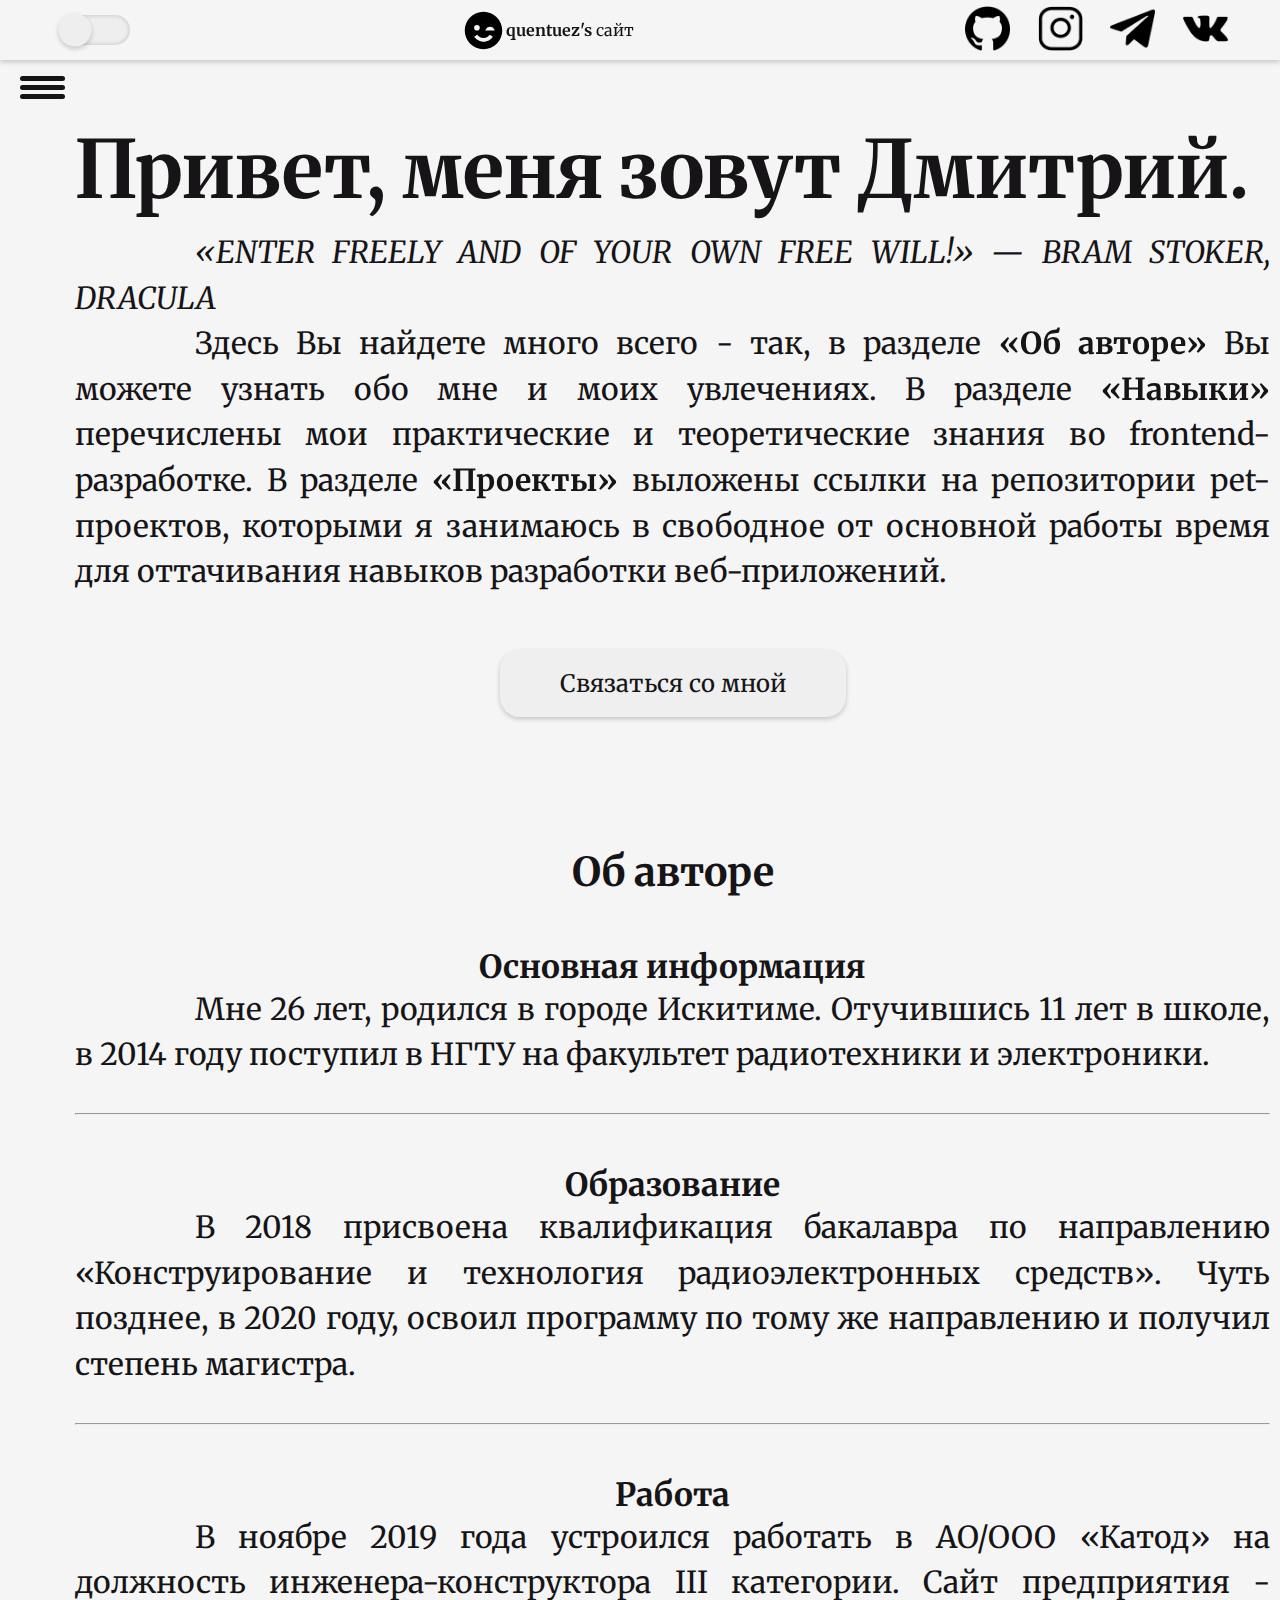
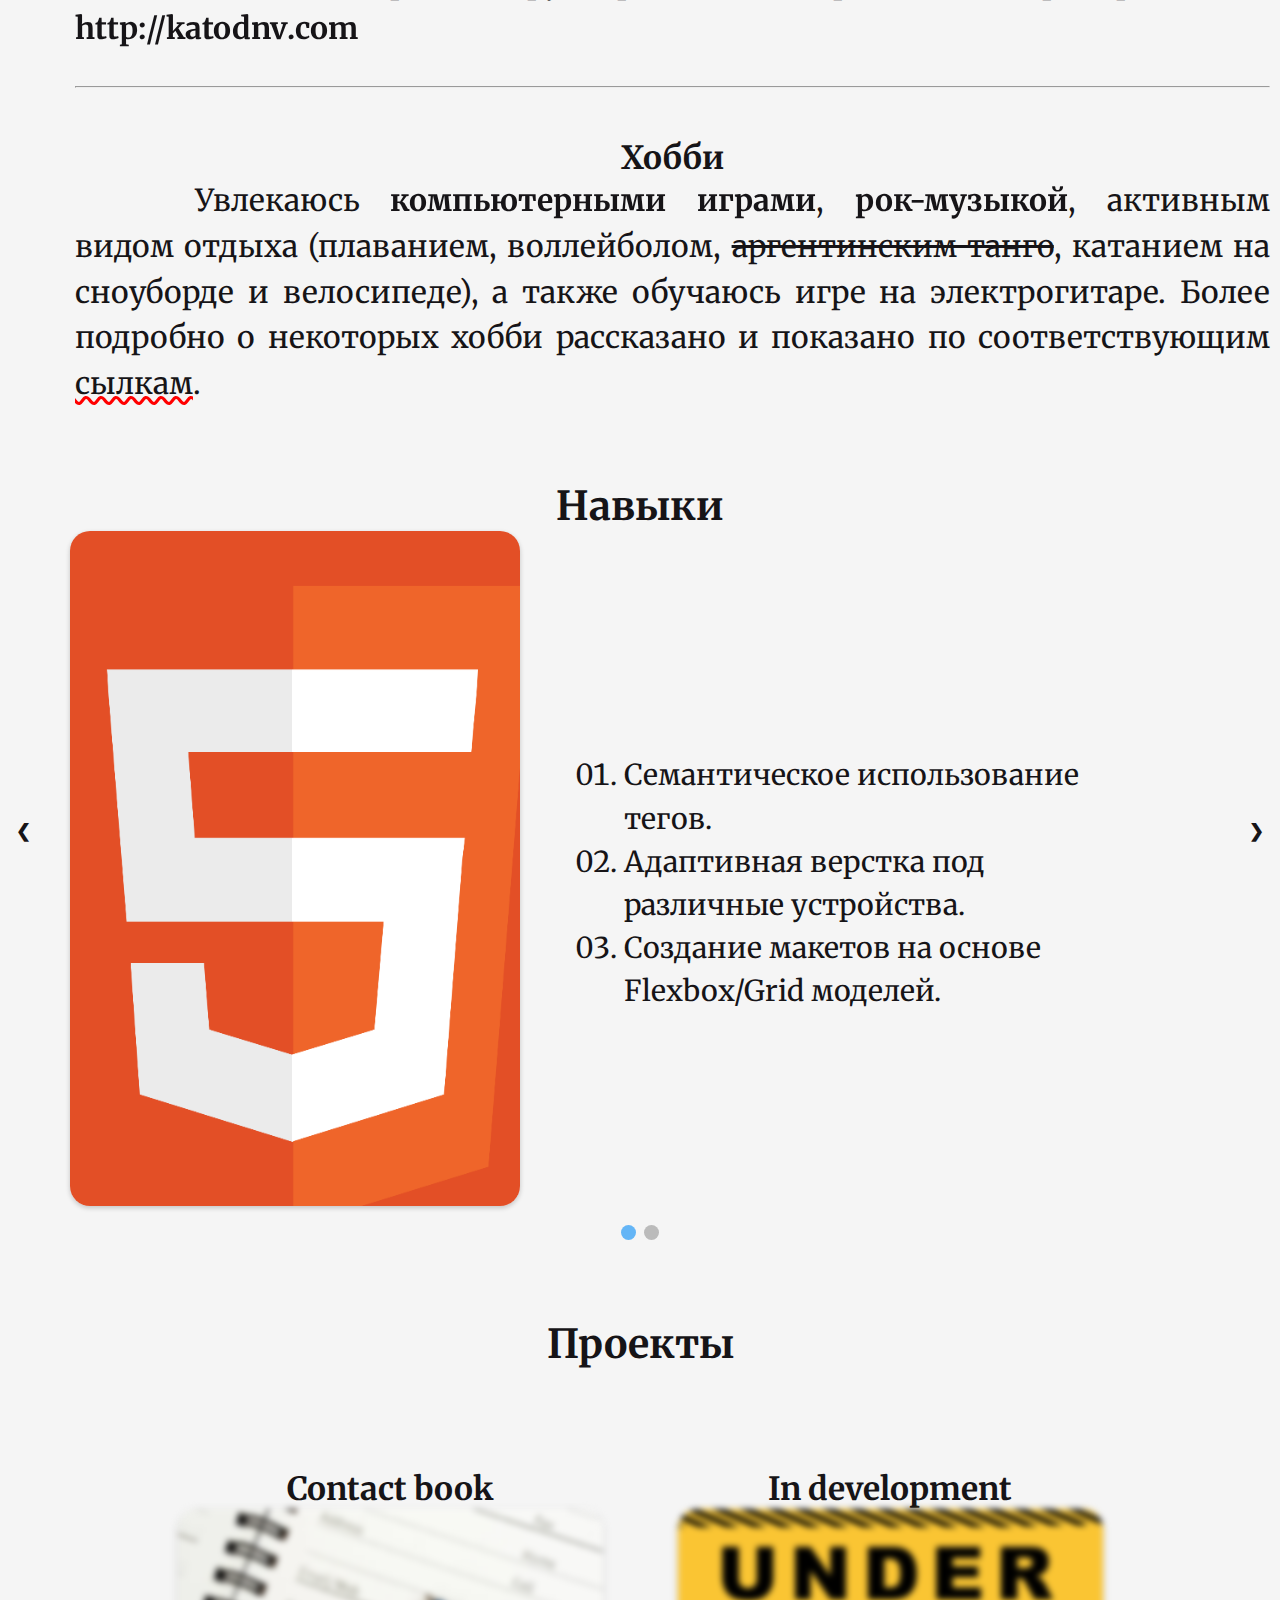
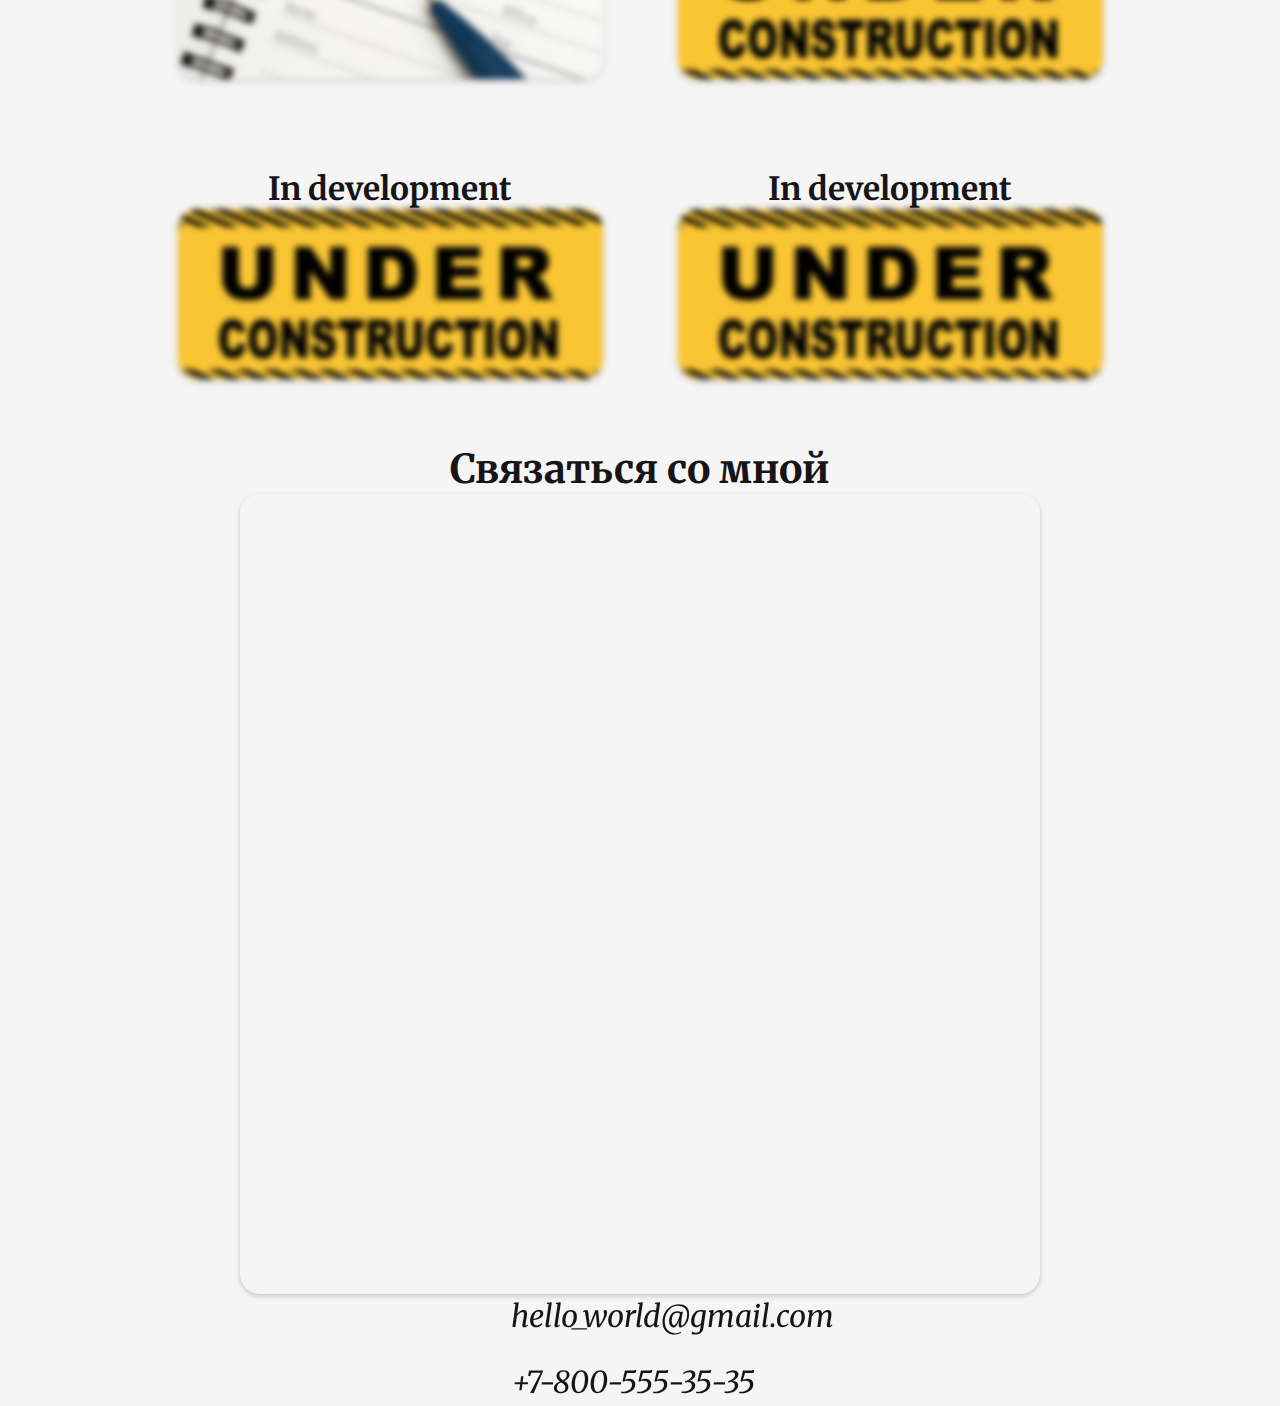
<file: index.html>
<!DOCTYPE html>
<html class="html" lang="ru">

<head>
  <!-- Метатеги -->
  <meta charset="utf-8">
  <meta http-equiv="x-ua-compatible" content="IE=edge">
  <meta name="color-scheme" content="light dark">
  <meta name="description" content="Здесь содержится основная информация обо мне.">
  <meta name="viewport" content="width=device-width, initial-scale=1">

  <!-- Иконка разработана Konami - https://en.wikipedia.org/wiki/Teenage_Mutant_Ninja_Turtles:_Tournament_Fighters -->
  <link rel="icon" type="image/x-icon" href="common.blocks/favicon.ico">

  <!-- Шрифт разработан Christian Robertson - https://fonts.google.com/specimen/Merriweather -->
  <link rel="preconnect" href="https://fonts.googleapis.com">
  <link rel="preconnect" href="https://fonts.gstatic.com" crossorigin>
  <link rel="stylesheet" type="text/css" href="https://fonts.googleapis.com/css2?family=Merriweather&display=swap">

  <!-- Стили -->
  <link rel="stylesheet" type="text/css" href="common.blocks/abbreviation/abbreviation.css">

  <link rel="stylesheet" type="text/css" href="common.blocks/anchor/__image/_icon/anchor__image_icon_github.css">
  <link rel="stylesheet" type="text/css" href="common.blocks/anchor/__image/_icon/anchor__image_icon_instagram.css">
  <link rel="stylesheet" type="text/css" href="common.blocks/anchor/__image/_icon/anchor__image_icon_telegram.css">
  <link rel="stylesheet" type="text/css" href="common.blocks/anchor/__image/_icon/anchor__image_icon_vk.css">
  <link rel="stylesheet" type="text/css" href="common.blocks/anchor/__image/anchor__image.css">
  <link rel="stylesheet" type="text/css" href="common.blocks/anchor/__object/anchor__object.css">

  <link rel="stylesheet" type="text/css" href="common.blocks/anchor/anchor.css">
  <link rel="stylesheet" type="text/css" href="common.blocks/anchor/_theme/anchor_theme_dark.css">
  <link rel="stylesheet" type="text/css" href="common.blocks/anchor/_theme/anchor_theme_light.css">

  <link rel="stylesheet" type="text/css" href="common.blocks/arrow/arrow.css">
  <link rel="stylesheet" type="text/css" href="common.blocks/arrow/_theme/arrow_theme_dark.css">
  <link rel="stylesheet" type="text/css" href="common.blocks/arrow/_theme/arrow_theme_light.css">

  <link rel="stylesheet" type="text/css" href="common.blocks/background/background.css">
  <link rel="stylesheet" type="text/css" href="common.blocks/background/_theme/background_theme_dark.css">
  <link rel="stylesheet" type="text/css" href="common.blocks/background/_theme/background_theme_light.css">

  <link rel="stylesheet" type="text/css" href="common.blocks/bar/_position/bar_position_bottom.css">
  <link rel="stylesheet" type="text/css" href="common.blocks/bar/_position/bar_position_middle.css">
  <link rel="stylesheet" type="text/css" href="common.blocks/bar/_position/bar_position_top.css">
  <link rel="stylesheet" type="text/css" href="common.blocks/bar/bar.css">
  <link rel="stylesheet" type="text/css" href="common.blocks/bar/_theme/bar_theme_dark.css">
  <link rel="stylesheet" type="text/css" href="common.blocks/bar/_theme/bar_theme_light.css">

  <link rel="stylesheet" type="text/css" href="common.blocks/body/__anchor/body__anchor.css">
  <link rel="stylesheet" type="text/css" href="common.blocks/body/__arrow/_direction/body__arrow_direction_left.css">
  <link rel="stylesheet" type="text/css" href="common.blocks/body/__arrow/_direction/body__arrow_direction_right.css">
  <link rel="stylesheet" type="text/css" href="common.blocks/body/__arrow/body__arrow.css">
  <link rel="stylesheet" type="text/css" href="common.blocks/body/__background/body__background.css">
  <link rel="stylesheet" type="text/css" href="common.blocks/body/__button/body__button.css">
  <link rel="stylesheet" type="text/css" href="common.blocks/body/__contact-info/body__contact-info.css">
  <link rel="stylesheet" type="text/css" href="common.blocks/body/__dots/body__dots.css">
  <link rel="stylesheet" type="text/css" href="common.blocks/body/__hamburger-button/body__hamburger-button.css">
  <link rel="stylesheet" type="text/css" href="common.blocks/body/__header/body__header.css">
  <link rel="stylesheet" type="text/css" href="common.blocks/body/__header/_theme/body__header_theme_dark.css">
  <link rel="stylesheet" type="text/css" href="common.blocks/body/__header/_theme/body__header_theme_light.css">
  <link rel="stylesheet" type="text/css" href="common.blocks/body/__heading2/_style/body__heading2_style_grid.css">
  <link rel="stylesheet" type="text/css" href="common.blocks/body/__heading2/body__heading2.css">
  <link rel="stylesheet" type="text/css" href="common.blocks/body/__heading3/body__heading3.css">
  <link rel="stylesheet" type="text/css" href="common.blocks/body/__image/_type/body__image_type_project.css">
  <link rel="stylesheet" type="text/css" href="common.blocks/body/__image/body__image.css">
  <link rel="stylesheet" type="text/css" href="common.blocks/body/__intro-content/body__intro-content.css">
  <link rel="stylesheet" type="text/css" href="common.blocks/body/__map/body__map.css">
  <link rel="stylesheet" type="text/css" href="common.blocks/body/__menu/body__menu.css">
  <link rel="stylesheet" type="text/css" href="common.blocks/body/__navigation/body__navigation.css">
  <link rel="stylesheet" type="text/css" href="common.blocks/body/__section-about-me/body__section-about-me.css">
  <link rel="stylesheet" type="text/css" href="common.blocks/body/__section-contact-me/body__section-contact-me.css">
  <link rel="stylesheet" type="text/css" href="common.blocks/body/__section-preview/body__section-preview.css">
  <link rel="stylesheet" type="text/css" href="common.blocks/body/__section-projects/body__section-projects.css">
  <link rel="stylesheet" type="text/css" href="common.blocks/body/__section-skills/body__section-skills.css">
  <link rel="stylesheet" type="text/css" href="common.blocks/body/__slide/body__slide.css">
  <link rel="stylesheet" type="text/css" href="common.blocks/body/__switcher/body__switcher.css">
  <link rel="stylesheet" type="text/css" href="common.blocks/body/__thematic-break/body__thematic-break.css">
  <link rel="stylesheet" type="text/css" href="common.blocks/body/__unordered-list/body__unordered-list.css">
  <link rel="stylesheet" type="text/css" href="common.blocks/body/body.css">
  <link rel="stylesheet" type="text/css" href="common.blocks/body/_theme/body_theme_dark.css">
  <link rel="stylesheet" type="text/css" href="common.blocks/body/_theme/body_theme_light.css">

  <link rel="stylesheet" type="text/css" href="common.blocks/button/button.css">

  <link rel="stylesheet" type="text/css" href="common.blocks/contact-links/contact-links.css">

  <link rel="stylesheet" type="text/css" href="common.blocks/dots/__span/dots__span.css">
  <link rel="stylesheet" type="text/css" href="common.blocks/dots/dots.css">

  <link rel="stylesheet" type="text/css" href="common.blocks/heading1/heading1.css">

  <link rel="stylesheet" type="text/css" href="common.blocks/heading2/heading2.css">

  <link rel="stylesheet" type="text/css" href="common.blocks/heading3/heading3.css">
  <link rel="stylesheet" type="text/css" href="common.blocks/heading3/_theme/heading3_theme_dark.css">
  <link rel="stylesheet" type="text/css" href="common.blocks/heading3/_theme/heading3_theme_light.css">

  <link rel="stylesheet" type="text/css" href="common.blocks/html/html.css">

  <link rel="stylesheet" type="text/css" href="common.blocks/item/item.css">

  <link rel="stylesheet" type="text/css" href="common.blocks/map/map.css">

  <link rel="stylesheet" type="text/css" href="common.blocks/menu/__bar/menu__bar.css">
  <link rel="stylesheet" type="text/css" href="common.blocks/menu/menu.css">

  <link rel="stylesheet" type="text/css" href="common.blocks/navigation/__anchor/navigation__anchor.css">
  <link rel="stylesheet" type="text/css" href="common.blocks/navigation/__item/navigation__item.css">
  <link rel="stylesheet" type="text/css"
    href="common.blocks/navigation/__unordered-list/navigation__unordered-list.css">
  <link rel="stylesheet" type="text/css" href="common.blocks/navigation/navigation.css">

  <link rel="stylesheet" type="text/css" href="common.blocks/paragraph/_stype/paragraph_style_uppercase.css">
  <link rel="stylesheet" type="text/css" href="common.blocks/paragraph/paragraph.css">

  <link rel="stylesheet" type="text/css" href="common.blocks/slide/__image/_one/slide__image_one.css">
  <link rel="stylesheet" type="text/css" href="common.blocks/slide/__image/_two/slide__image_two.css">
  <link rel="stylesheet" type="text/css" href="common.blocks/slide/__image/slide__image.css">
  <link rel="stylesheet" type="text/css" href="common.blocks/slide/__item/slide__item.css">
  <link rel="stylesheet" type="text/css" href="common.blocks/slide/__unordered-list/slide__unordered-list.css">
  <link rel="stylesheet" type="text/css" href="common.blocks/slide/_faded/slide_faded.css">

  <link rel="stylesheet" type="text/css" href="common.blocks/span/span.css">

  <link rel="stylesheet" type="text/css" href="common.blocks/strikethrough/_theme/strikethrough_theme_dark.css">
  <link rel="stylesheet" type="text/css" href="common.blocks/strikethrough/_theme/strikethrough_theme_light.css">

  <link rel="stylesheet" type="text/css" href="common.blocks/switcher/switcher.css">

  <link rel="stylesheet" type="text/css" href="common.blocks/underline/underline.css">

  <link rel="stylesheet" type="text/css" href="common.blocks/unordered-list/__item/unordered-list__item.css">
  <link rel="stylesheet" type="text/css" href="common.blocks/unordered-list/unordered-list.css">

  <!-- Заголовок сайта -->
  <title>Главная страница - quentuez's сайт</title>
</head>

<body class="body body_theme_light">
  <header class="body__header body__header_theme_light">
    <input class="switcher body__switcher" type="checkbox" aria-label="theme switcher">
    <a class="anchor anchor_theme_light body__anchor" href="#">
      <!-- svg-логотип разработан Boxicons - https://icon-icons.com/ru/users/knMsnPIfimrTUwypxC07R/icon-sets/ -->
      <object class="anchor__object" data="common.blocks/anchor/__object/anchor__object.svg"></object>
      <p>
        <b>quentuez's</b> сайт
      </p>
    </a>
    <ul class="unordered-list body__unordered-list">
      <li class="unordered-list__item">
        <a class="anchor anchor_theme_light" href="https://github.com/quentuez">
          <img class="anchor__image anchor__image_icon_github" width="45" height="45"
            src="common.blocks/anchor/__image/_icon/anchor__image_icon_github.webp" alt="github's icon">
        </a>
      </li>
      <li class="unordered-list__item">
        <a class="anchor anchor_theme_light" href="https://instagram.com/quentuez">
          <img class="anchor__image anchor__image_icon_instagram" width="45" height="45"
            src="common.blocks/anchor/__image/_icon/anchor__image_icon_instagram.webp" alt="instagram's icon">
        </a>
      </li>
      <li class="unordered-list__item">
        <a class="anchor anchor_theme_light" href="https://t.me/quentuez">
          <img class="anchor__image anchor__image_icon_telegram" width="45" height="45"
            src="common.blocks/anchor/__image/_icon/anchor__image_icon_telegram.webp" alt="telegram's icon">
        </a>
      </li>
      <li class="unordered-list__item">
        <a class="anchor anchor_theme_light" href="https://vk.com/quentuez">
          <img class="anchor__image anchor__image_icon_vk" width="45" height="45"
            src="common.blocks/anchor/__image/_icon/anchor__image_icon_vk.webp" alt="vk's icon">
        </a>
      </li>
    </ul>
  </header>

  <main>
    <aside class="body__hamburger-button">
      <menu class="menu body__menu">
        <li class="bar menu__bar bar_position_top bar_theme_light">
        </li>
        <li class="bar menu__bar bar_position_middle bar_theme_light">
        </li>
        <li class="bar menu__bar bar_position_bottom bar_theme_light">
        </li>
      </menu>
      <nav class="navigation body__navigation">
        <ul class="navigation__unordered-list">
          <li class="navigation__item">
            <a class="anchor navigation__anchor anchor_theme_light" href="#">Главная</a>
          </li>
          <li class="navigation__item">
            <a class="anchor navigation__anchor anchor_theme_light" href="#section-about-me">Об авторе</a>
          </li>
          <li class="navigation__item">
            <a class="anchor navigation__anchor anchor_theme_light" href="#section-skills">Навыки</a>
          </li>
          <li class="navigation__item">
            <a class="anchor navigation__anchor anchor_theme_light" href="#section-projects">Проекты</a>
          </li>
          <li class="navigation__item">
            <a class="anchor navigation__anchor anchor_theme_light" href="#section-contact-me">Связаться со мной</a>
          </li>
        </ul>
      </nav>
    </aside>

    <div class="background body__background background_theme_light"></div>

    <section class="body__section-preview">
      <div class="body__intro-content">
        <h1 class="heading1">Привет, меня зовут Дмитрий.</h1>
        <p class="paragraph paragraph_style_uppercase">
          <q lang="en" cite="https://www.goodreads.com/quotes/tag/welcome?page=1">Enter freely and of your own free
            will!</q>
          <cite>― Bram Stoker, Dracula</cite>
        </p>
        <p class="paragraph">
          Здесь Вы найдете много всего - так, в разделе
          <b><a class="anchor anchor_theme_light" href="#section-about-me">«Об авторе»</a></b>
          Вы можете узнать обо мне и моих увлечениях. В разделе
          <b><a class="anchor anchor_theme_light" href="#section-skills">«Навыки»</a></b>
          перечислены мои практические и теоретические знания во frontend-разработке. В разделе
          <b><a class="anchor anchor_theme_light" href="#section-projects">«Проекты»</a></b>
          выложены ссылки на репозитории pet-проектов, которыми я занимаюсь в
          свободное от основной работы время для оттачивания навыков
          разработки веб-приложений.
        </p>
        <form action="#section-contact-me">
          <input class="button body__button" type="submit" value="Связаться со мной">
        </form>
      </div>
      <img class="body__image" src="common.blocks/body/__image/body__image.avif" alt="a photo of myself" loading="lazy">
    </section>

    <section class="body__section-about-me" id="section-about-me">
      <h2 class="heading2 body__heading2">Об авторе</h2>
      <h3 class="heading3 body__heading3">Основная информация</h3>
      <p class="paragraph">
        Мне 26 лет, родился в городе Искитиме. Отучившись 11 лет в школе, в
        <time datetime="2014">2014 году</time> поступил в
        <abbr class="abbreviation" title="Новосибирский Государственный Технический Университет">НГТУ</abbr>
        на факультет радиотехники и электроники.
      </p>
      <hr class="body__thematic-break">
      <h3 class="heading3 body__heading3">Образование</h3>
      <p class="paragraph">
        В <time datetime="2018">2018</time> присвоена квалификация бакалавра
        по направлению «Конструирование и технология радиоэлектронных средств».
        Чуть позднее, в <time datetime="2020">2020 году</time>, освоил
        программу по тому же направлению и получил степень магистра.
      </p>
      <hr class="body__thematic-break">
      <h3 class="heading3 body__heading3">Работа</h3>
      <p class="paragraph">
        В <time datetime="2019-11">ноябре 2019 года</time> устроился
        работать в АО/ООО «Катод» на должность инженера-конструктора III
        категории. Сайт предприятия -
        <b><a class="anchor anchor_theme_light" href="http://katodnv.com">http://katodnv<wbr >.com</a></b>
      </p>
      <hr class="body__thematic-break">
      <h3 class="heading3 body__heading3">Хобби</h3>
      <p class="paragraph">
        Увлекаюсь
        <b><a class="anchor anchor_theme_light" href="computer-games.blocks/index.html">компьютерными
            играми</a></b>,
        <b><a class="anchor anchor_theme_light" href="#">рок-музыкой</a></b>, активным видом отдыха (плаванием,
        воллейболом,
        <s class="strikethrough strikethrough_theme_light">аргентинским танго</s>,
        катанием на сноуборде и велосипеде), а также обучаюсь игре на электрогитаре. Более подробно
        о некоторых хобби рассказано и показано по соответствующим
        <u class="underline">сылкам</u>.
      </p>
    </section>

    <section class="body__section-skills" id="section-skills">
      <h2 class="heading2 body__heading2">Навыки</h2>
      <div class="body__slide slide_faded">
        <!-- svg-логотип разработан W3C - https://www.w3.org/html/logo/downloads/HTML5_Logo.svg -->
        <img class="slide__image slide__image_one" src="common.blocks/slide/__image/_one/slide__image_one.webp"
          alt="html's logo" loading="lazy">
        <ul class="unordered-list slide__unordered-list">
          <li class="item slide__item">Семантическое использование тегов.</li>
          <li class="item slide__item">Адаптивная верстка под различные устройства.</li>
          <li class="item slide__item">Создание макетов на основе Flexbox/Grid моделей.</li>
        </ul>
      </div>
      <div class="body__slide slide_fade">
        <!-- webp-логотип разработан Яндекс - https://ru.bem.info/methodology/ -->
        <img class="slide__image slide__image_one" src="common.blocks/slide/__image/_two/slide__image_two.webp"
          alt="bem's logo" loading="lazy">
        <ul class="unordered-list slide__unordered-list">
          <li class="item slide__item">Разделение интерфейса на компоненты.</li>
          <li class="item slide__item">Проектирование структуры по методологии.</li>
        </ul>
      </div>
      <a class="arrow body__arrow body__arrow_direction_left arrow_theme_light" onclick="plusSlides(-1)">❮</a>
      <a class="arrow body__arrow body__arrow_direction_right arrow_theme_light" onclick="plusSlides(1)">❯</a>
      <div class="dots body__dots">
        <span class="span dots__span" onclick="currentSlide(1)"></span>
        <span class="span dots__span" onclick="currentSlide(2)"></span>
      </div>
    </section>

    <section class="body__section-projects" id="section-projects">
      <h2 class="heading2 body__heading2_style_grid">Проекты</h2>
      <a class="anchor" href="https://github.com/quentuez/test-task-by-sibers">
        <h3 class="heading3 heading3_theme_light">Contact book</h3>
        <!-- Картинка взята отсюда - https://www.istockphoto.com/photo/notebook-gm146725857-8325217 -->
        <img class="body__image_type_project" src="common.blocks/body/__image/_type/body__image_type_project_one.webp"
          alt="contact book's image" loading="lazy">
      </a>
      <a class="anchor">
        <h3 class="heading3 heading3_theme_light">In development</h3>
        <!-- Картинка взята отсюда - https://ru.wordpress.org/plugins/easy-under-construction/ -->
        <img class="body__image_type_project" src="common.blocks/body/__image/_type/body__image_type_project_two.webp"
          alt="under construction's image" loading="lazy">
      </a>
      <a class="anchor">
        <h3 class="heading3 heading3_theme_light">In development</h3>
        <!-- Картинка взята отсюда - https://ru.wordpress.org/plugins/easy-under-construction/ -->
        <img class="body__image_type_project" src="common.blocks/body/__image/_type/body__image_type_project_three.webp"
          alt="under construction's image" loading="lazy">
      </a>
      <a class="anchor">
        <h3 class="heading3 heading3_theme_light">In development</h3>
        <!-- Картинка взята отсюда - https://ru.wordpress.org/plugins/easy-under-construction/ -->
        <img class="body__image_type_project" src="common.blocks/body/__image/_type/body__image_type_project_four.webp"
          alt="under construction's image" loading="lazy">
      </a>
    </section>
  </main>

  <footer class="body__section-contact-me" id="section-contact-me">
    <h2 class="heading2 body__heading2">Связаться со мной</h2>
    <div class="body__contact-info">
      <div class="map body__map" id="map">
        <noscript>
          <img src="common.blocks/map/map.webp" alt="map" loading="lazy">
        </noscript>
      </div>
      <address class="contact-links">
        <p class="paragraph">
          <a class="anchor anchor_theme_light" href="mailto:hello_world@gmail.com">hello_world@gmail.com</a>
        </p>
        <br>
        <p class="paragraph">
          <a class="anchor anchor_theme_light" href="tel:+78005553535">+7-800-555-35-35</a>
        </p>
      </address>
    </div>
  </footer>

  <!-- Скрипты -->
  <script src="common.blocks/switcher/switcher.js"></script>
  <script src="common.blocks/body/__hamburger-button/body__hamburger-button.js"></script>
  <!-- Код взят отсюда - https://www.w3schools.com/howto/howto_js_slideshow.asp -->
  <script src="common.blocks/body/__section-skills/body__section-skills.js"></script>
  <script src="https://maps.api.2gis.ru/2.0/loader.js?pkg=full"></script>
  <script src="common.blocks/map/map.js"></script>
</body>

</html>
</file>
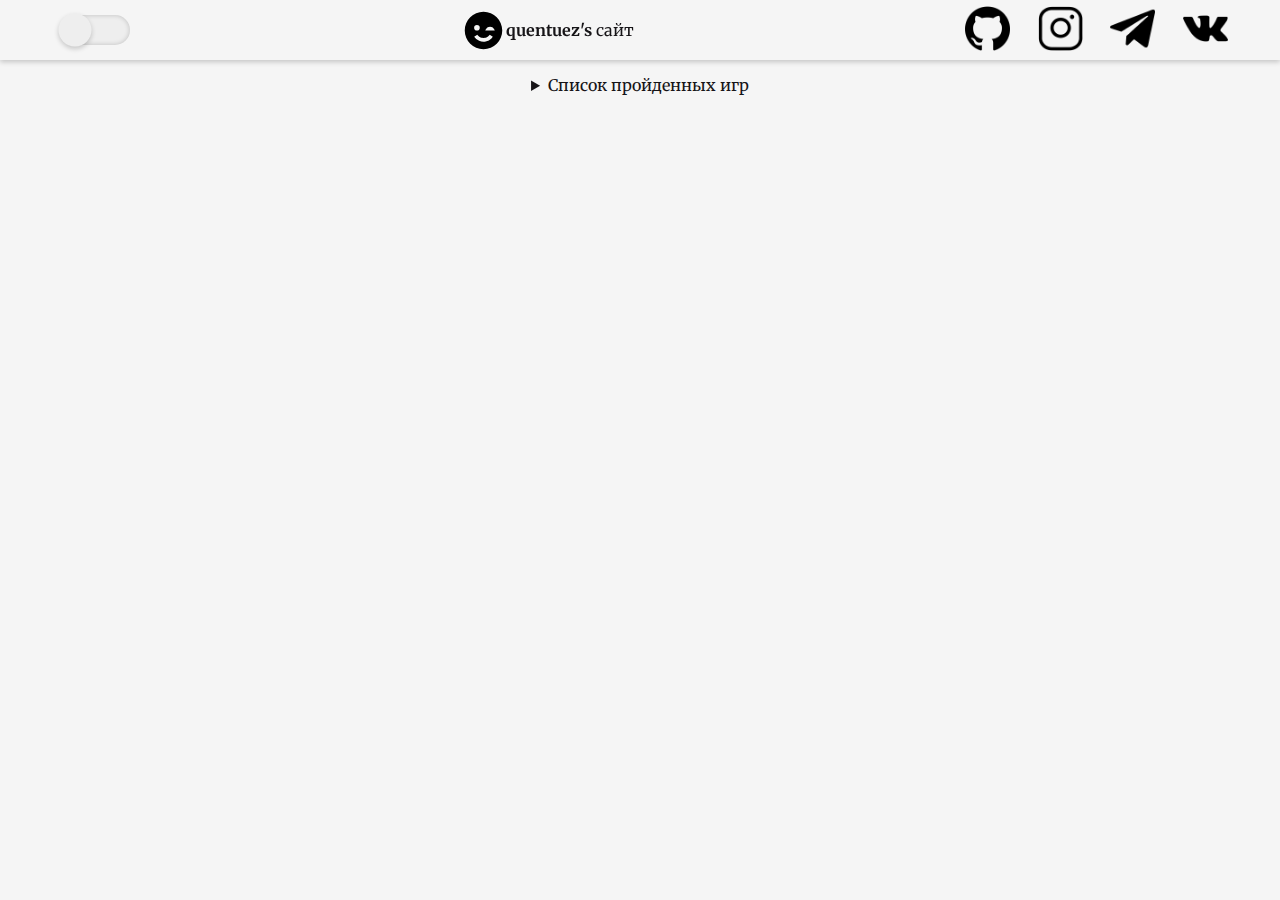
<file: computer-games.blocks/index.html>
<!DOCTYPE html>
<html class="html" lang="ru">

<head>
  <!-- Метатеги -->
  <meta charset="utf-8">
  <meta http-equiv="x-ua-compatible" content="IE=edge">
  <meta name="color-scheme" content="light dark">
  <meta name="description" content="Здесь содержится основная информация о компьютерных играх.">
  <meta name="viewport" content="width=device-width, initial-scale=1">

  <!-- Иконка разработана Konami - https://en.wikipedia.org/wiki/Teenage_Mutant_Ninja_Turtles:_Tournament_Fighters -->
  <link rel="icon" type="image/x-icon" href="../common.blocks/favicon.ico">

  <!-- Шрифт разработан Christian Robertson - https://fonts.google.com/specimen/Merriweather -->
  <link rel="preconnect" href="https://fonts.googleapis.com">
  <link rel="preconnect" href="https://fonts.gstatic.com" crossorigin>
  <link rel="stylesheet" type="text/css" href="https://fonts.googleapis.com/css2?family=Merriweather&display=swap">

  <!-- Стили -->
  <link rel="stylesheet" type="text/css" href="../common.blocks/anchor/__image/_icon/anchor__image_icon_github.css">
  <link rel="stylesheet" type="text/css" href="../common.blocks/anchor/__image/_icon/anchor__image_icon_instagram.css">
  <link rel="stylesheet" type="text/css" href="../common.blocks/anchor/__image/_icon/anchor__image_icon_telegram.css">
  <link rel="stylesheet" type="text/css" href="../common.blocks/anchor/__image/_icon/anchor__image_icon_vk.css">
  <link rel="stylesheet" type="text/css" href="../common.blocks/anchor/__image/anchor__image.css">
  <link rel="stylesheet" type="text/css" href="../common.blocks/anchor/__object/anchor__object.css">
  <link rel="stylesheet" type="text/css" href="../common.blocks/anchor/anchor.css">
  <link rel="stylesheet" type="text/css" href="../common.blocks/anchor/_theme/anchor_theme_dark.css">
  <link rel="stylesheet" type="text/css" href="../common.blocks/anchor/_theme/anchor_theme_light.css">

  <link rel="stylesheet" type="text/css" href="../common.blocks/body/__anchor/body__anchor.css">
  <link rel="stylesheet" type="text/css" href="../common.blocks/body/__header/body__header.css">
  <link rel="stylesheet" type="text/css" href="../common.blocks/body/__header/_theme/body__header_theme_dark.css">
  <link rel="stylesheet" type="text/css" href="../common.blocks/body/__header/_theme/body__header_theme_light.css">
  <link rel="stylesheet" type="text/css" href="../common.blocks/body/__switcher/body__switcher.css">
  <link rel="stylesheet" type="text/css" href="../common.blocks/body/__unordered-list/body__unordered-list.css">
  <link rel="stylesheet" type="text/css" href="../common.blocks/body/body.css">
  <link rel="stylesheet" type="text/css" href="../common.blocks/body/_theme/body_theme_dark.css">
  <link rel="stylesheet" type="text/css" href="../common.blocks/body/_theme/body_theme_light.css">

  <link rel="stylesheet" type="text/css" href="../common.blocks/html/html.css">

  <link rel="stylesheet" type="text/css" href="../common.blocks/switcher/switcher.css">

  <link rel="stylesheet" type="text/css" href="../common.blocks/unordered-list/__item/unordered-list__item.css">
  <link rel="stylesheet" type="text/css" href="../common.blocks/unordered-list/unordered-list.css">

  <link rel="stylesheet" type="text/css" href="details/details.css">
  <link rel="stylesheet" type="text/css" href="details/__table/details__table.css">

  <link rel="stylesheet" type="text/css" href="table-body/__table-data/table-body__table-data.css">
  <link rel="stylesheet" type="text/css" href="table-body/table-body.css">

  <link rel="stylesheet" type="text/css" href="table-head/__table-header/table-head__table-header.css">
  <link rel="stylesheet" type="text/css"
    href="table-head/__table-header/_theme/table-head__table-header_theme_dark.css">
  <link rel="stylesheet" type="text/css"
    href="table-head/__table-header/_theme/table-head__table-header_theme_light.css">
  <link rel="stylesheet" type="text/css" href="table-head/table-head.css">
  <link rel="stylesheet" type="text/css" href="table-head/_theme/table-head_theme_dark.css">
  <link rel="stylesheet" type="text/css" href="table-head/_theme/table-head_theme_light.css">

  <link rel="stylesheet" type="text/css" href="table/table.css">

  <!-- Заголовок сайта -->
  <title>Компьютерные игры - quentuez's сайт</title>
</head>

<body class="body body_theme_light">
  <header class="body__header body__header_theme_light">
    <input class="switcher body__switcher" type="checkbox" aria-label="theme switcher">
    <a class="anchor anchor_theme_light body__anchor" href="../index.html">
      <!-- svg-логотип разработан Boxicons - https://icon-icons.com/ru/users/knMsnPIfimrTUwypxC07R/icon-sets/ -->
      <object class="anchor__object" data="../common.blocks/anchor/__object/anchor__object.svg"></object>
      <p>
        <b>quentuez's</b> сайт
      </p>
    </a>
    <ul class="unordered-list body__unordered-list">
      <li class="unordered-list__item">
        <a class="anchor anchor_theme_light" href="https://github.com/quentuez">
          <img class="anchor__image anchor__image_icon_github" width="45" height="45"
            src="../common.blocks/anchor/__image/_icon/anchor__image_icon_github.webp" alt="github's icon">
        </a>
      </li>
      <li class="unordered-list__item">
        <a class="anchor anchor_theme_light" href="https://instagram.com/quentuez">
          <img class="anchor__image anchor__image_icon_instagram" width="45" height="45"
            src="../common.blocks/anchor/__image/_icon/anchor__image_icon_instagram.webp" alt="instagram's icon">
        </a>
      </li>
      <li class="unordered-list__item">
        <a class="anchor anchor_theme_light" href="https://t.me/quentuez">
          <img class="anchor__image anchor__image_icon_telegram" width="45" height="45"
            src="../common.blocks/anchor/__image/_icon/anchor__image_icon_telegram.webp" alt="telegram's icon">
        </a>
      </li>
      <li class="unordered-list__item">
        <a class="anchor anchor_theme_light" href="https://vk.com/quentuez">
          <img class="anchor__image anchor__image_icon_vk" width="45" height="45"
            src="../common.blocks/anchor/__image/_icon/anchor__image_icon_vk.webp" alt="vk's icon">
        </a>
      </li>
    </ul>
  </header>

  <main>
    <details class="details">
      <summary>Список пройденных игр</summary>
      <table class="table details__table">
        <caption>
          Время от времени, список пополняется.
        </caption>
        <thead class="table-head table-head_theme_light">
          <tr>
            <th class="table-header table-head__table-header" rowspan="2" scope="col">
              № п/п
            </th>
            <th class="table-header table-head__table-header" rowspan="2" scope="col">
              Название игры
            </th>
            <th class="table-header table-head__table-header" colspan="2" scope="col">
              Статус
            </th>
            <th class="table-head__table-header" rowspan="2" scope="col">
              Оценка
            </th>
          </tr>
          <tr>
            <th class="table-header table-head__table-header table-head__table-header_theme_light" scope="col">В
              процессе</th>
            <th class="table-header table-head__table-header table-head__table-header_theme_light" scope="col">
              Пройдена</th>
          </tr>
        </thead>
        <tbody class="table-body">
        </tbody>
        <tfoot>
          <tr>
            <th scope="row">Всего игр: </th>
            <td></td>
          </tr>
        </tfoot>
      </table>
    </details>
  </main>

  <!-- Скрипты -->
  <script src="../common.blocks/switcher/switcher.js"></script>
  <script src="./table/table.js"></script>
</body>

</html>
</file>
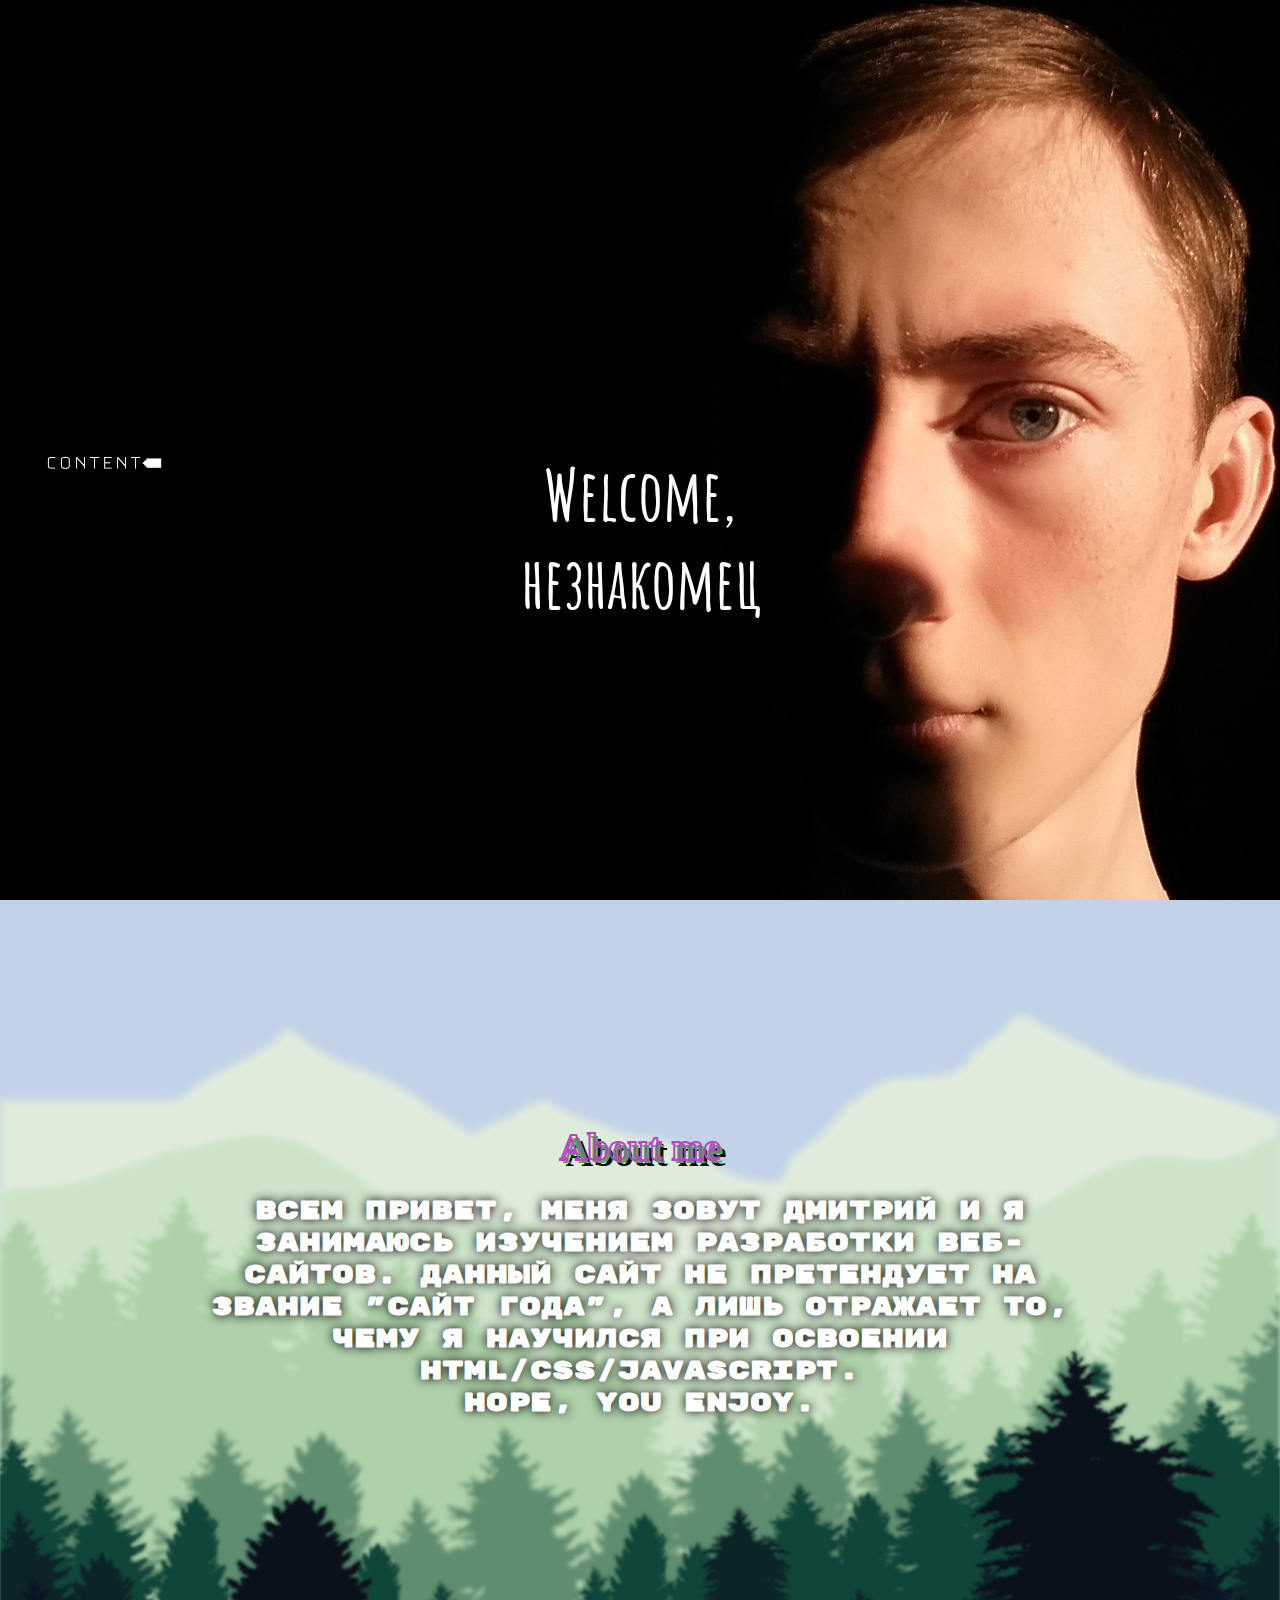
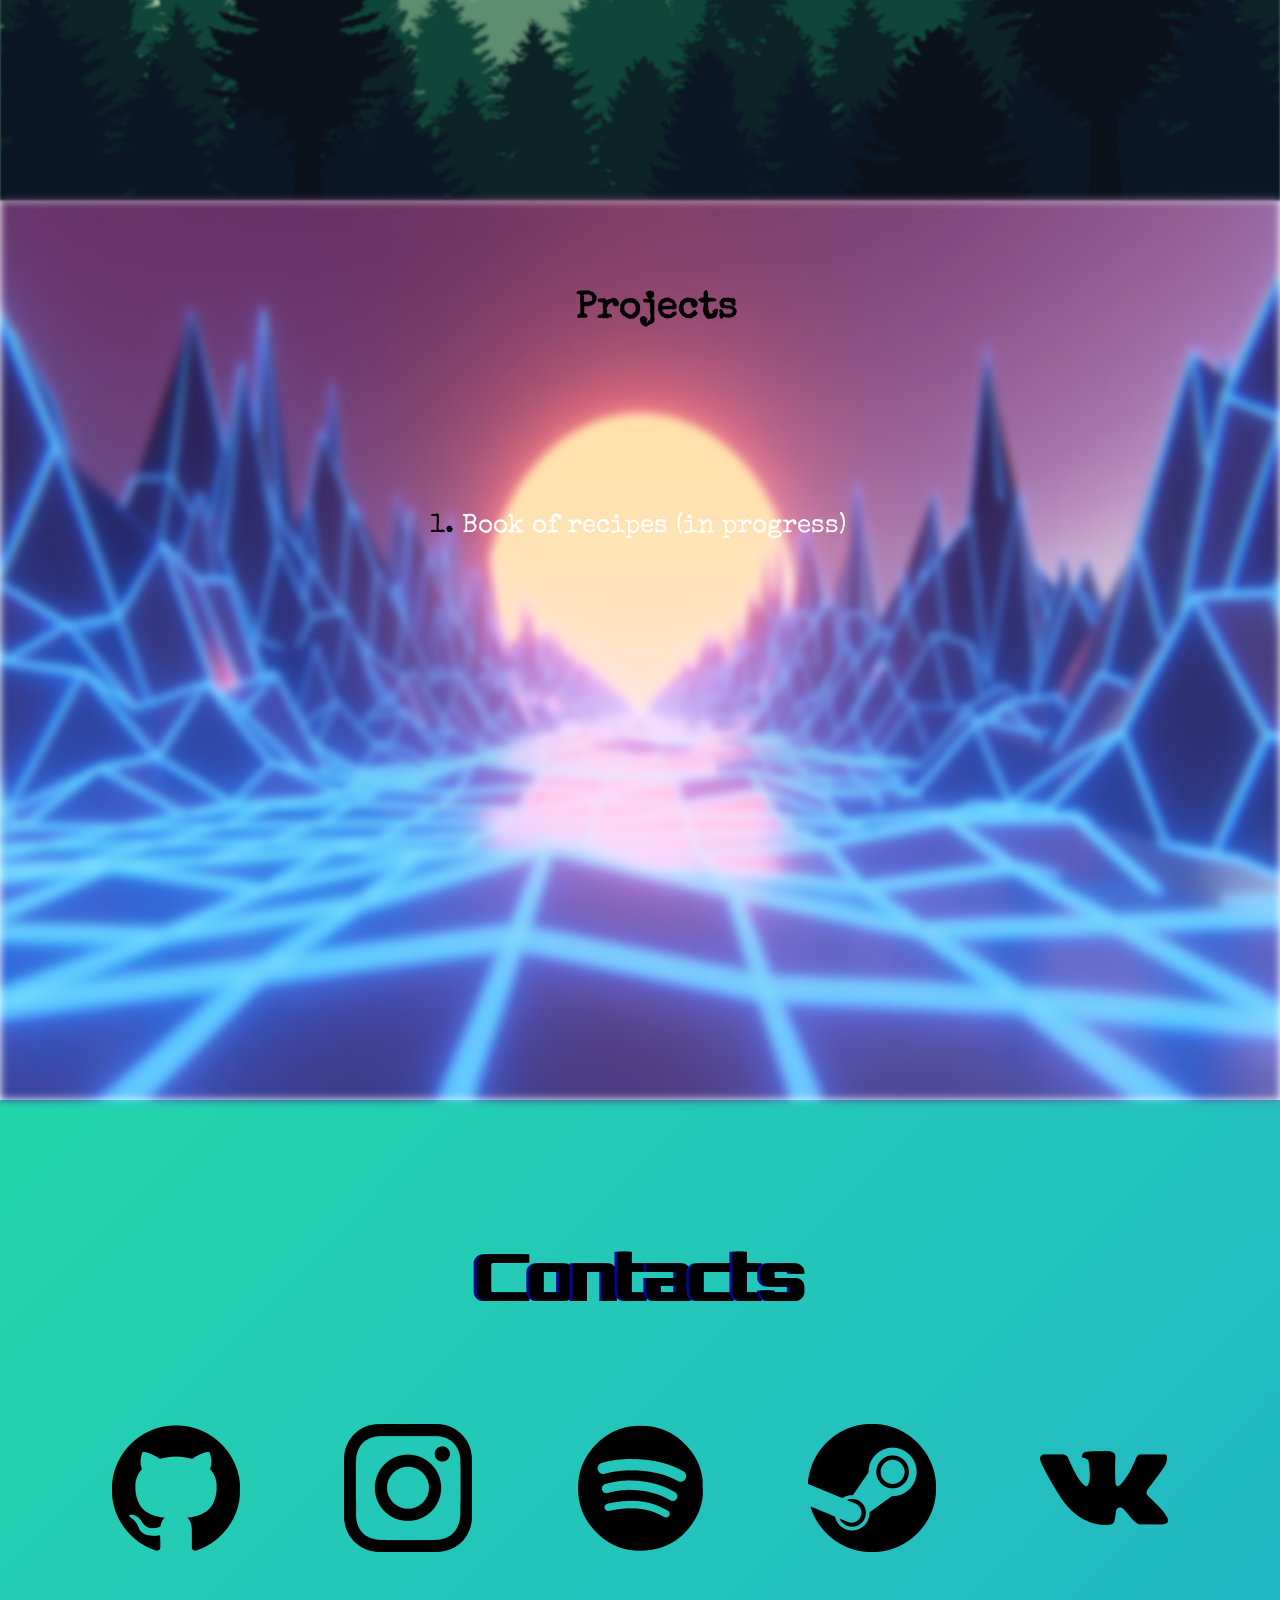
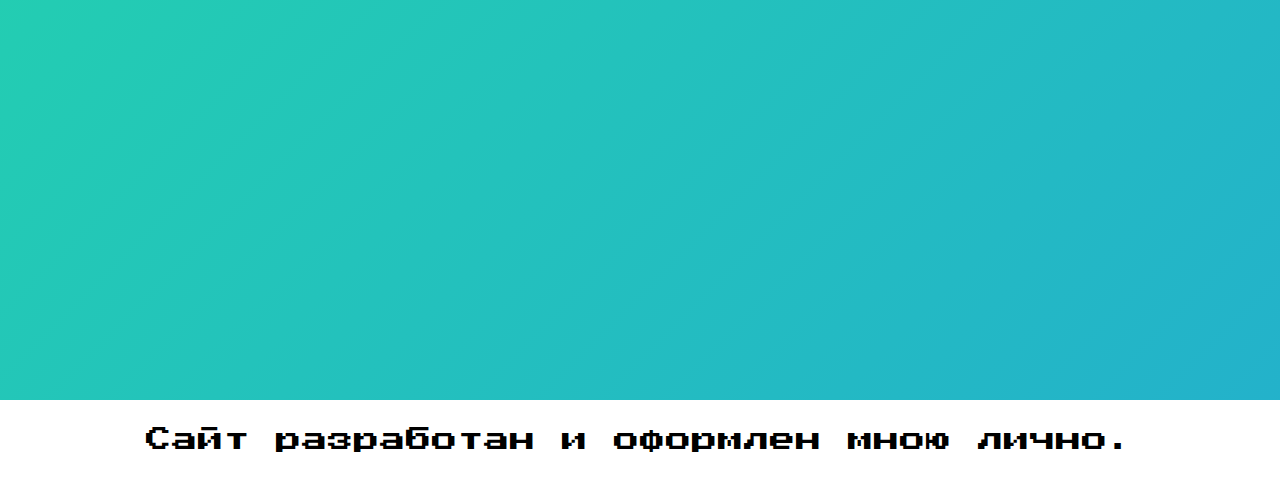
<file: Main site/index.html>
<!DOCTYPE html>
<html lang="ru">

<head>
    <link rel="preconnect" href="https://fonts.gstatic.com">
    <link rel="shortcut icon" href="../Main site/assets/images/shortcut.ico">
    <link rel="stylesheet" href="../Main site/assets/css/styles.css">
    <link rel="stylesheet" href="https://fonts.googleapis.com/css2?family=Amatic+SC:wght@700&display=swap">
    <link rel="stylesheet" href="https://fonts.googleapis.com/css2?family=Bungee+Hairline&display=swap">
    <link rel="stylesheet" href="https://fonts.googleapis.com/css2?family=Orbitron:wght@900&display=swap">
    <link rel="stylesheet" href="https://fonts.googleapis.com/css2?family=Press+Start+2P&display=swap">
    <link rel="stylesheet" href="https://fonts.googleapis.com/css2?family=Rubik+Mono+One&display=swap">
    <link rel="stylesheet" href="https://fonts.googleapis.com/css2?family=Special+Elite&display=swap">
    <meta charset="utf-8">
    <meta content="true" name="HandheldFriendly">
    <meta content="width" name="MobileOptimized">
    <meta content="yes" name="apple-mobile-web-app-capable">
    <meta name="viewport" content="width=device-width, initial-scale=1.0">
    <meta name="description" content="Персональный сайт для тестирования возможностей HTML и CSS">
    <meta name="robots" content="index, follow">
    <title>Personal web page</title>
</head>

<body>
    <!-- Main blog -->
    <div class="mainInner">
        <div id="contentMenu" class="menu">
            <span class="title">Content</span>
            <ul>
                <a href="#aboutme">
                    <li>About me</li>
                </a>
                <a href="#projects">
                    <li>Projects</li>
                </a>
                <a href="#contacts">
                    <li>Contacts</li>
                </a>
            </ul>
        </div>
        <div class="welcomeGuest">
            <h1>Welcome,<br>
                <div id="guest"></div>
            </h1>
        </div>
    </div>

    <!-- About me blog -->
    <div class="aboutMeInner">
        <div class="imgWrap">
            <img class="layer2" src="../Main site/assets/images/aboutMe_bg/aboutMe_layer2.png">
            <img class="layer3" src="../Main site/assets/images/aboutMe_bg/aboutMe_layer3.png">
            <img class="layer4" src="../Main site/assets/images/aboutMe_bg/aboutMe_layer4.png">
            <img class="layer5" src="../Main site/assets/images/aboutMe_bg/aboutMe_layer5.png">
        </div>
        <a name="aboutme"></a>
        <div class="aboutMeTitle">
            <h2>About me</h2>
        </div>
        <div class="aboutMeText">
            <p><b>Всем привет, меня зовут Дмитрий и я занимаюсь изучением разработки веб-сайтов. Данный сайт не
                    претендует на звание "сайт года", а лишь отражает то, чему я научился при освоении
                    HTML/CSS/JavaScript. <br>Hope, you enjoy.</b></p>
        </div>
    </div>

    <!-- Projects blog -->
    <div class="projectsInner">
        <div class="projectVideo">
            <video autoplay muted loop>
                <source src="../Main site/assets/videos/projects_loop.mp4" type="video/mp4">
            </video>
        </div>
        <a name="projects"></a>
        <div class="projectsTitle">
            <h2>Projects</h2>
        </div>
        <div class="listOfProjects">
            <ol>
                <li><a href="random_stuff.html" target="_blank">Book of recipes (in progress)</a></li>
            </ol>
        </div>
    </div>

    <!-- Contacts blog -->
    <div class="contactsInner">
        <a name="contacts"></a>
        <div class="contactsTitle">
            <h2 class="text" data-text="Contacts">Contacts</h2>
        </div>
        <div class="contactsLinks">
            <a href="https://github.com/quentuez" target="_blank">
                <img class="ico" src="../Main site/assets/images/ico/github.png" alt="github_ico">
            </a>
            <a href="https://www.instagram.com/quentuez" target="_blank">
                <img class="ico" src="../Main site/assets/images/ico/instagram.png" alt="instagram_ico">
            </a>
            <a href="https://open.spotify.com/user/tc2ug7p5gdlqcyvqdmzozu77u?si=vjFPPTqNS96Q27TGgi6Gqw" target="_blank">
                <img class="ico" src="../Main site/assets/images/ico/spotify.png" alt="spotify_ico">
            </a>
            <a href="https://steamcommunity.com/id/quentuez" target="_blank">
                <img class="ico" src="../Main site/assets/images/ico/steam.png" alt="steam_ico">
            </a>
            <a href="https://vk.com/quentuez" target="_blank">
                <img class="ico" src="../Main site/assets/images/ico/vk.png" alt="vk_ico">
            </a>
        </div>
    </div>
    <script src="../Main site/assets/js/main.js"></script>
</body>

<!-- Footer blog -->
<footer>
    <div class="footerInner">
        <p>Сайт разработан и оформлен мною лично.</p>
    </div>
</footer>

</html>
</file>
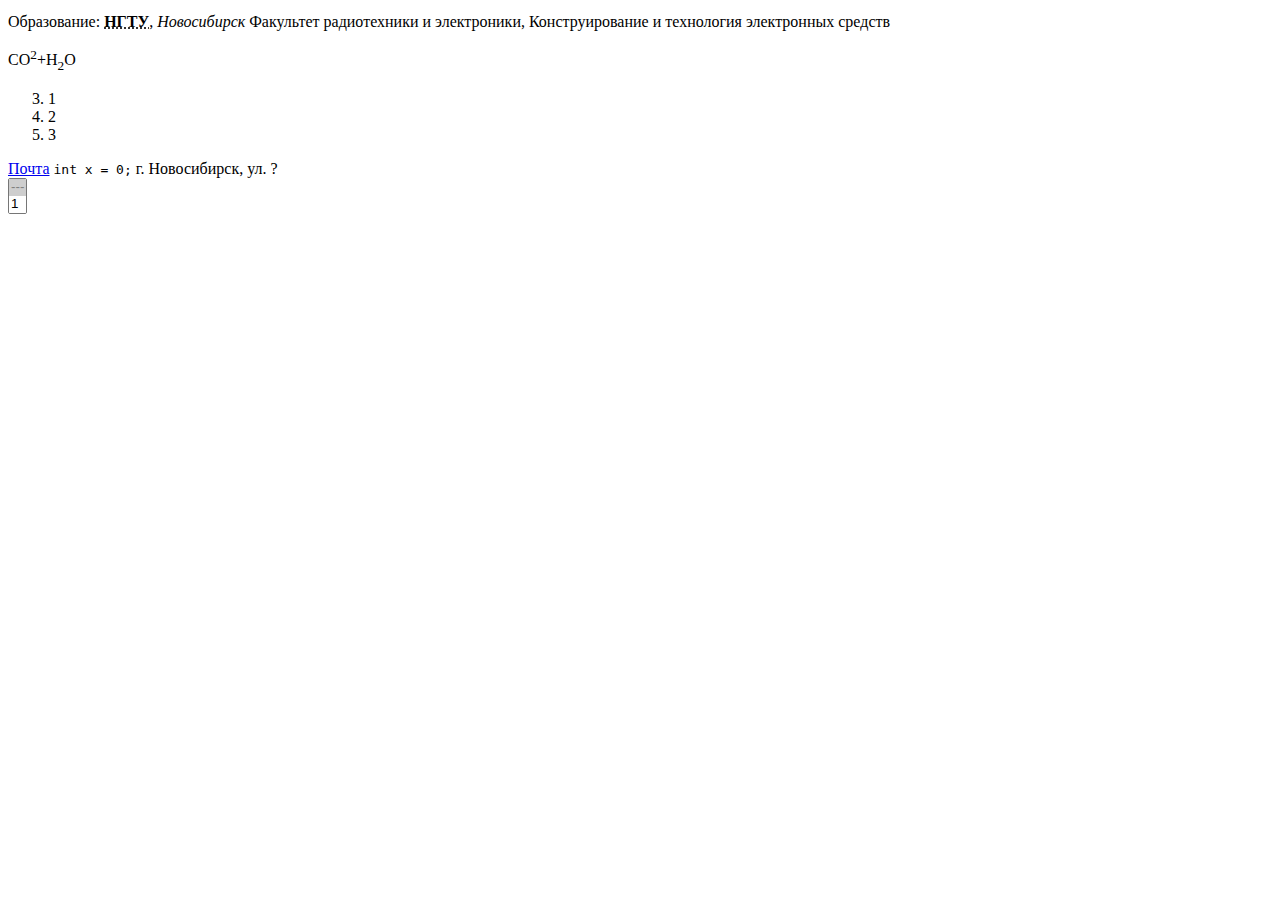
<file: random_stuff.html>
<!DOCTYPE html>
<html lang="ru">

<head>
    <title>Рандомные вещи</title>
</head>

<body>
    <div class="BodyInner">
        <div class="AboutMeInner">
            <pre></pre>Образование:
            <b><abbr title="Новосибирский государственный технический университет">НГТУ</abbr></b>, <i>Новосибирск</i>
            Факультет радиотехники и электроники, Конструирование и технология электронных средств</p>
            <p>CO<sup>2</sup>+H<sub>2</sub>O
            <ol start="3">
                <li>1</li>
                <li>2</li>
                <li>3</li>
            </ol>
        </div>
        <a href="mailto:dmitrij.klimenkoff7@gmail.com">Почта</a>
        <code>int x = 0;</code>
        <adress>г. Новосибирск, ул. ?</adress>
        <form>
            <select multiple size="2">
                <option disabled selected>---</option>
                <option>1</option>
                <option>2</option>
                <option>3</option>
            </select>
        </form>
    </div>
</body>

</html>
</file>
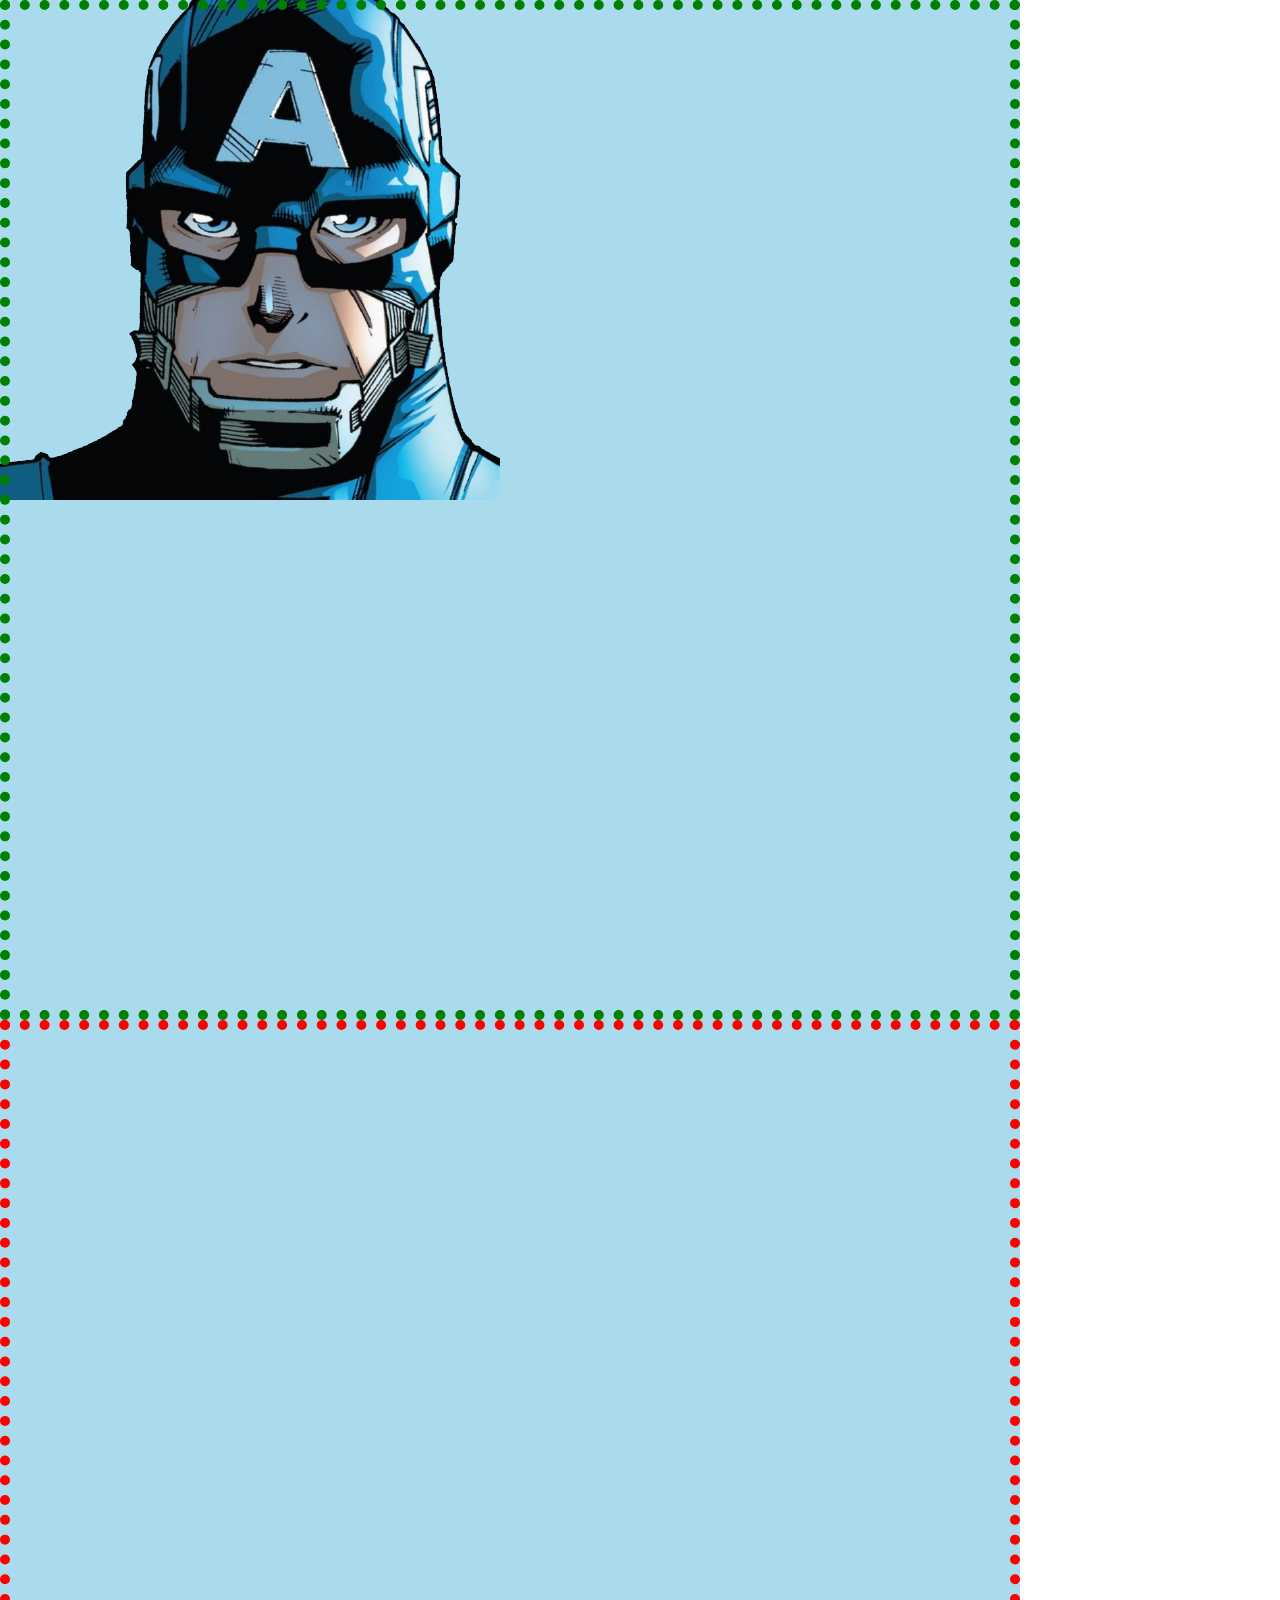
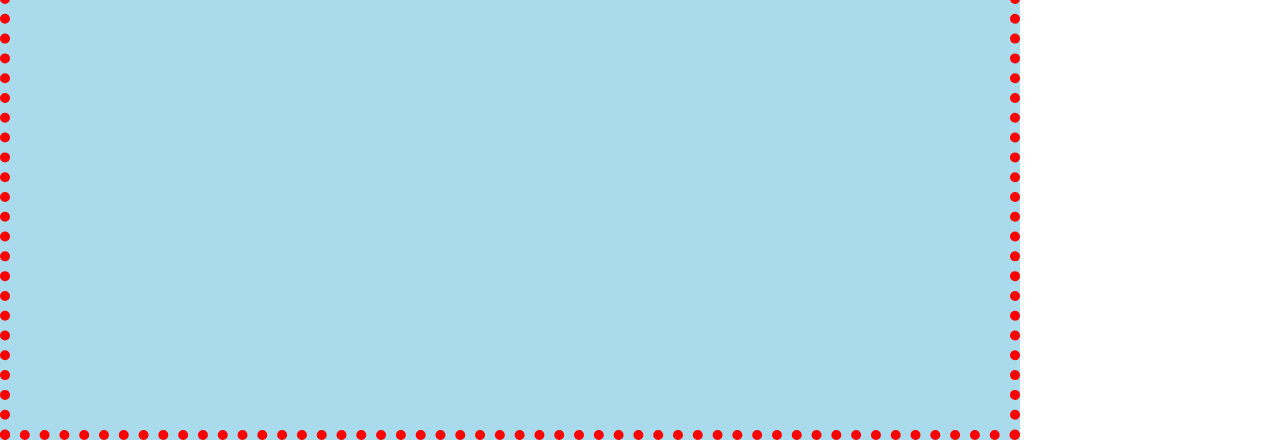
<file: TestCSS/Main styles/background/background.html>
<!DOCTYPE html>
<html>

<head>
    <meta charset="utf-8">
    <link media="all" rel="stylesheet" href="../background/background.css">
    <title>background</title>
</head>

<body>
    <div class="attachment_scroll"></div>
    <div class="attachment_fixed"></div>
</body>

</html>
</file>
<file: common.blocks/abbreviation/abbreviation.css>
.abbreviation {
  cursor: help;
  text-decoration: none;
}
</file>
<file: common.blocks/anchor/__image/_icon/anchor__image_icon_github.css>
/* Фильтр разработан MultiplyByZer0 - https://stackoverflow.com/questions/42966641/how-to-transform-black-into-any-given-color-using-only-css-filters/43960991#43960991 */
.anchor__image_icon_github {
  -webkit-transition: 0.3s;
  transition: 0.3s;
}

.anchor__image_icon_github:hover {
  -webkit-filter: invert(33%) sepia(82%) saturate(358%) hue-rotate(222deg) brightness(88%) contrast(83%);
  filter: invert(33%) sepia(82%) saturate(358%) hue-rotate(222deg) brightness(88%) contrast(83%);
  -webkit-transition: 0.3s;
  transition: 0.3s;
}
</file>
<file: common.blocks/anchor/__image/_icon/anchor__image_icon_instagram.css>
/* Фильтр разработан MultiplyByZer0 - https://stackoverflow.com/questions/42966641/how-to-transform-black-into-any-given-color-using-only-css-filters/43960991#43960991 */
.anchor__image_icon_instagram {
  -webkit-transition: 0.3s;
  transition: 0.3s;
}

.anchor__image_icon_instagram:hover {
  -webkit-filter: invert(29%) sepia(61%) saturate(4729%) hue-rotate(324deg) brightness(94%) contrast(87%);
  filter: invert(29%) sepia(61%) saturate(4729%) hue-rotate(324deg) brightness(94%) contrast(87%);
  -webkit-transition: 0.3s;
  transition: 0.3s;
}
</file>
<file: common.blocks/anchor/__image/_icon/anchor__image_icon_telegram.css>
/* Фильтр разработан MultiplyByZer0 - https://stackoverflow.com/questions/42966641/how-to-transform-black-into-any-given-color-using-only-css-filters/43960991#43960991 */
.anchor__image_icon_telegram {
  -webkit-transition: 0.3s;
  transition: 0.3s;
}

.anchor__image_icon_telegram:hover {
  -webkit-filter: invert(39%) sepia(93%) saturate(3186%) hue-rotate(177deg) brightness(93%) contrast(101%);
  filter: invert(39%) sepia(93%) saturate(3186%) hue-rotate(177deg) brightness(93%) contrast(101%);
  -webkit-transition: 0.3s;
  transition: 0.3s;
}
</file>
<file: common.blocks/anchor/__image/_icon/anchor__image_icon_vk.css>
/* Фильтр разработан MultiplyByZer0 - https://stackoverflow.com/questions/42966641/how-to-transform-black-into-any-given-color-using-only-css-filters/43960991#43960991 */
.anchor__image_icon_vk {
  -webkit-transition: 0.3s;
  transition: 0.3s;
}

.anchor__image_icon_vk:hover {
  -webkit-filter: invert(26%) sepia(99%) saturate(2489%) hue-rotate(203deg) brightness(105%) contrast(106%);
  filter: invert(26%) sepia(99%) saturate(2489%) hue-rotate(203deg) brightness(105%) contrast(106%);
  -webkit-transition: 0.3s;
  transition: 0.3s;
}
</file>
<file: common.blocks/anchor/__image/anchor__image.css>
.anchor__image {
  height: 45px;
  width: 45px;
}
</file>
<file: common.blocks/anchor/__object/anchor__object.css>
.anchor__object {
  height: 45px;
  width: 45px;
}
</file>
<file: common.blocks/anchor/anchor.css>
.anchor {
  color: #161417;
  text-decoration: none;
  -webkit-transition: 0.3s;
  transition: 0.3s;
}

.anchor:hover {
  color: #64b5f6;
  text-decoration: underline;
  -webkit-transition: 0.3s;
  transition: 0.3s;
}
</file>
<file: common.blocks/anchor/_theme/anchor_theme_dark.css>
.anchor_theme_dark {
  -webkit-filter: invert(100%);
  filter: invert(100%);
  -webkit-transition: 0.3s;
  transition: 0.3s;
}
</file>
<file: common.blocks/anchor/_theme/anchor_theme_light.css>
.anchor_theme_light {
  -webkit-filter: invert(0%);
  filter: invert(0%);
  -webkit-transition: 0.3s;
  transition: 0.3s;
}
</file>
<file: common.blocks/arrow/arrow.css>
.arrow {
  cursor: pointer;
  font-size: 18px;
  font-weight: bold;
  -webkit-transition: 0.3s;
  transition: 0.3s;
  -webkit-user-select: none;
  -moz-user-select: none;
  -ms-user-select: none;
  user-select: none;
}
</file>
<file: common.blocks/arrow/_theme/arrow_theme_dark.css>
.arrow_theme_dark {
  color: #f5f5f5;
}

.arrow_theme_dark:hover {
  background-color: rgba(255, 255, 255, 0.8);
  color: #161417;
  -webkit-transition: 0.3s;
  transition: 0.3s;
}
</file>
<file: common.blocks/arrow/_theme/arrow_theme_light.css>
.arrow_theme_light {
  color: #161417;
}

.arrow_theme_light:hover {
  background-color: rgba(0, 0, 0, 0.8);
  color: #f5f5f5;
  -webkit-transition: 0.3s;
  transition: 0.3s;
}
</file>
<file: common.blocks/background/background.css>
.background {
  background-color: #161417;
  border-radius: 50%;
  -webkit-transition: 0.3s;
  transition: 0.3s;
}
</file>
<file: common.blocks/background/_theme/background_theme_dark.css>
.background_theme_dark {
  background-color: #f5f5f5;
}
</file>
<file: common.blocks/background/_theme/background_theme_light.css>
.background_theme_light {
  background-color: #161417;
}
</file>
<file: common.blocks/bar/_position/bar_position_bottom.css>
.bar_position_bottom {
  -webkit-transform: translateY(4px);
  transform: translateY(4px);
}

.change .bar_position_bottom {
  -webkit-transform: translateY(-6px) rotateZ(45deg);
  transform: translateY(-6px) rotateZ(45deg);
}
</file>
<file: common.blocks/bar/_position/bar_position_middle.css>
.change .bar_position_middle {
  opacity: 0;
  -webkit-transition: 0s;
  transition: 0s;
}
</file>
<file: common.blocks/bar/_position/bar_position_top.css>
.bar_position_top {
  -webkit-transform: translateY(-4px);
  transform: translateY(-4px);
}

.change .bar_position_top {
  -webkit-transform: translateY(4px) rotateZ(-45deg);
  transform: translateY(4px) rotateZ(-45deg);
}
</file>
<file: common.blocks/bar/bar.css>
.bar {
  background-color: #161417;
  border-radius: 20px;
  -webkit-transition: 0.3s;
  transition: 0.3s;
}
</file>
<file: common.blocks/bar/_theme/bar_theme_dark.css>
.bar_theme_dark {
  background-color: #f5f5f5;
}

.change .bar_theme_dark {
  background-color: #161417;
}
</file>
<file: common.blocks/bar/_theme/bar_theme_light.css>
.bar_theme_light {
  background-color: #161417;
}

.change .bar_theme_light {
  background-color: #f5f5f5;
}
</file>
<file: common.blocks/body/__anchor/body__anchor.css>
.body__anchor {
  -webkit-box-align: center;
  -ms-flex-align: center;
  align-items: center;
}

/* Large desktops and laptops */
@media (max-width: 2560px) {
  .body__anchor {
    display: -webkit-box;
    display: -ms-flexbox;
    display: flex;
  }
}

/* Landscape phones and portrait tablets */
@media (max-width: 768px) {
  .body__anchor {
    display: none;
  }
}
</file>
<file: common.blocks/body/__arrow/_direction/body__arrow_direction_left.css>
.body__arrow_direction_left {
  border-radius: 0 20px 20px 0;
  left: 0;
}
</file>
<file: common.blocks/body/__arrow/_direction/body__arrow_direction_right.css>
.body__arrow_direction_right {
  border-radius: 20px 0 0 20px;
  right: 0;
}
</file>
<file: common.blocks/body/__arrow/body__arrow.css>
.body__arrow {
  margin-top: -22px;
  padding: 16px;
  position: absolute;
  top: 50%;
  width: auto;
}
</file>
<file: common.blocks/body/__background/body__background.css>
.body__background {
  height: 0;
  position: fixed;
  width: 0;
  z-index: 1;
}

.change-bg {
  height: 775px;
  top: 50px;
  -webkit-transform: translate(-60%, -30%);
  transform: translate(-60%, -30%);
  width: 775px;
}
</file>
<file: common.blocks/body/__button/body__button.css>
.body__button {
  display: block;
}

/* Large desktops and laptops */
@media (max-width: 2560px) {
  .body__button {
    margin: 60px auto;
    padding: 20px 60px;
  }
}

/* Landscape tablets and medium desktops */
@media (max-width: 1440px) {
  .body__button {
    margin: 55px auto;
    padding: 18px 60px;
  }
}

/* Portrait tablets and small desktops */
@media (max-width: 1024px) {
  .body__button {
    margin: 50px auto;
    padding: 16px 50px;
  }
}

/* Landscape phones and portrait tablets */
@media (max-width: 768px) {
  .body__button {
    margin: 45px auto;
    padding: 14px 40px;
  }
}

/* Portrait phones and smaller */
@media (max-width: 425px) {
  .body__button {
    margin: 40px auto;
    padding: 12px 30px;
  }
}

/* Iphone 5 */
@media (max-width: 375px) {
  .body__button {
    margin: 35px auto;
    padding: 10px 20px;
  }
}
</file>
<file: common.blocks/body/__contact-info/body__contact-info.css>
.body__contact-info {
    -webkit-box-align: center;
    -ms-flex-align: center;
    align-items: center;
    display: -webkit-box;
    display: -ms-flexbox;
    display: flex;
    -webkit-box-orient: vertical;
    -webkit-box-direction: normal;
    -ms-flex-direction: column;
    flex-direction: column;
    -webkit-box-pack: center;
    -ms-flex-pack: center;
    justify-content: center;
}
</file>
<file: common.blocks/body/__dots/body__dots.css>
/* Large desktops and laptops */
@media (min-width: 2560px) {
  .body__dots {
    margin-top: 20px;
  }
}

/* Landscape tablets and medium desktops */
@media (max-width: 1440px) {
  .body__dots {
    margin-top: 18px;
  }
}

/* Portrait tablets and small desktops */
@media (max-width: 1024px) {
  .body__dots {
    margin-top: 16px;
  }
}

/* Landscape phones and portrait tablets */
@media (max-width: 768px) {
  .body__dots {
    margin-top: 14px;
  }
}

/* Portrait phones and smaller */
@media (max-width: 425px) {
  .body__dots {
    margin-top: 12px;
  }
}

/* Iphone 5 */
@media (max-width: 375px) {
  .body__dots {
    margin-top: 10px;
  }
}
</file>
<file: common.blocks/body/__hamburger-button/body__hamburger-button.css>
.body__hamburger-button {
  position: fixed;
  top: 50px;
  z-index: 2;
}
</file>
<file: common.blocks/body/__header/body__header.css>
.body__header {
  -webkit-box-align: center;
  -ms-flex-align: center;
  align-items: center;
  display: -webkit-box;
  display: -ms-flexbox;
  display: flex;
  height: 60px;
  -webkit-box-pack: justify;
  -ms-flex-pack: justify;
  justify-content: space-between;
  position: fixed;
  width: 100%;
  z-index: 1;
}
</file>
<file: common.blocks/body/__header/_theme/body__header_theme_dark.css>
.body__header_theme_dark {
  background-color: #161417;
  -webkit-box-shadow: 0 2px 5px rgba(255, 255, 255, 0.2);
  box-shadow: 0 2px 5px rgba(255, 255, 255, 0.2);
  color: #f5f5f5;
  -webkit-transition: 0.3s;
  transition: 0.3s;
}
</file>
<file: common.blocks/body/__header/_theme/body__header_theme_light.css>
.body__header_theme_light {
  background-color: #f5f5f5;
  -webkit-box-shadow: 0 2px 5px rgba(0, 0, 0, 0.2);
  box-shadow: 0 2px 5px rgba(0, 0, 0, 0.2);
  color: #161417;
  -webkit-transition: 0.3s;
  transition: 0.3s;
}
</file>
<file: common.blocks/body/__heading2/_style/body__heading2_style_grid.css>
.body__heading2_style_grid {
  padding-top: 75px;
  grid-area: A;
}
</file>
<file: common.blocks/body/__heading2/body__heading2.css>
.body__heading2 {
  padding-top: 75px;
}
</file>
<file: common.blocks/body/__heading3/body__heading3.css>
.body__heading3 {
  padding-top: 50px;
}
</file>
<file: common.blocks/body/__image/_type/body__image_type_project.css>
.body__image_type_project {
  border-radius: 20px;
  -webkit-box-shadow: 0 2px 5px rgba(0, 0, 0, 0.2);
  box-shadow: 0 2px 5px rgba(0, 0, 0, 0.2);
  display: block;
  margin: 0 auto;
  -webkit-filter: blur(3px);
  filter: blur(3px);
  -webkit-transition: 0.3s;
  transition: 0.3s;
}

.body__image_type_project:hover {
  -webkit-filter: blur(0px);
  filter: blur(0px);
  -webkit-transition: 0.3s;
  transition: 0.3s;
}

/* Large desktops and laptops */
@media (max-width: 2560px) {
  .body__image_type_project {
    height: 220px;
    width: 550px;
  }
}

/* Landscape tablets and medium desktops */
@media (max-width: 1440px) {
  .body__image_type_project {
    height: 170px;
    width: 425px;
  }
}

/* Portrait tablets and small desktops */
@media (max-width: 1024px) {
  .body__image_type_project {
    height: 280px;
    width: 700px;
  }
}

/* Landscape phones and portrait tablets */
@media (max-width: 768px) {
  .body__image_type_project {
    height: 160px;
    width: 400px;
  }
}

/* Portrait phones and smaller */
@media (max-width: 425px) {
  .body__image_type_project {
    height: 120px;
    width: 300px;
  }
}

/* Iphone 5 */
@media (max-width: 375px) {
  .body__image_type_project {
    height: 120px;
    width: 300px;
  }
}
</file>
<file: common.blocks/body/__image/body__image.css>
.body__image {
  border-radius: 20px;
  -webkit-box-shadow: 0 2px 5px rgba(0, 0, 0, 0.2);
  box-shadow: 0 2px 5px rgba(0, 0, 0, 0.2);
}

/* Large desktops and laptops */
@media (max-width: 2560px) {
  .body__image {
    display: block;
    height: calc(961px - 300px);
    margin: 100px 100px 0 100px;
    width: calc(826px - 300px);
  }
}

/* Landscape tablets and medium desktops */
@media (max-width: 1440px) {
  .body__image {
    display: none;
  }
}
</file>
<file: common.blocks/body/__intro-content/body__intro-content.css>
.body__intro-content {
  padding: 0 10px 0 75px;
  width: 100%;
}
</file>
<file: common.blocks/body/__map/body__map.css>
/* Large desktops and laptops */
 @media (max-width: 2560px) {
   .body__map {
     height: 700px;
     width: 700px;
   }
 }

 /* Landscape tablets and medium desktops */
 @media (max-width: 1440px) {
   .body__map {
     height: 800px;
     width: 800px;
   }
 }

 /* Portrait tablets and small desktops */
 @media (max-width: 1024px) {
   .body__map {
     height: 700px;
     width: 700px;
   }
 }

 /* Landscape phones and portrait tablets */
 @media (max-width: 768px) {
   .body__map {
     height: 400px;
     width: 400px;
   }
 }

 /* Portrait phones and smaller */
 @media (max-width: 425px) {
   .body__map {
     height: 300px;
     width: 300px;
   }
 }

 /* Iphone 5 */
 @media (max-width: 375px) {
   .body__map {
     height: 300px;
     width: 300px;
   }
 }
</file>
<file: common.blocks/body/__menu/body__menu.css>
.body__menu {
  height: 40px;
  margin: 30px 0 20px 20px;
  width: 45px;
}

.change {
  display: block;
}
</file>
<file: common.blocks/body/__navigation/body__navigation.css>
.body__navigation {
  display: none;
}

.change {
  display: block;
}
</file>
<file: common.blocks/body/__section-about-me/body__section-about-me.css>
.body__section-about-me {
     padding: 0 10px 0 75px;
 }
</file>
<file: common.blocks/body/__section-contact-me/body__section-contact-me.css>
.body__section-contact-me {
  padding: 0 70px 0 70px;
}
</file>
<file: common.blocks/body/__section-preview/body__section-preview.css>
.body__section-preview {
  -webkit-box-align: center;
  -ms-flex-align: center;
  align-items: center;
  display: -webkit-box;
  display: -ms-flexbox;
  display: flex;
}

/* Large desktops and laptops */
@media (max-width: 2560px) {
  .body__section-preview {
    padding-top: 115px;
  }
}

/* Landscape tablets and medium desktops */
@media (max-width: 1440px) {
  .body__section-preview {
    padding-top: 110px;
  }
}

/* Portrait tablets and small desktops */
@media (max-width: 1024px) {
  .body__section-preview {
    padding-top: 100px;
  }
}

/* Landscape phones and portrait tablets */
@media (max-width: 768px) {
  .body__section-preview {
    padding-top: 90px;
  }
}

/* Portrait phones and smaller */
@media (max-width: 425px) {
  .body__section-preview {
    padding-top: 50px;
  }
}

/* Iphone 5 */
@media (max-width: 375px) {
  .body__section-preview {
    padding-top: 60px;
  }
}
</file>
<file: common.blocks/body/__section-projects/body__section-projects.css>
/* Large desktops and laptops */
@media (max-width: 2560px) {
  .body__section-projects {
    -ms-flex-line-pack: center;
    align-content: center;
    display: -ms-grid;
    display: grid;
    -ms-grid-columns: 600px 125px 600px;
    grid-template-columns: 600px 600px;
    -ms-grid-rows: auto 125px 300px 125px 300px;
    grid-template-rows: auto 300px 300px;
    gap: 125px;
    grid-template-areas:
      "A A"
      "B B"
      "B B";
    -webkit-box-pack: center;
    -ms-flex-pack: center;
    justify-content: center;
    justify-items: center;
  }
}

/* Landscape tablets and medium desktops */
@media (max-width: 1440px) {
  .body__section-projects {
    -ms-grid-columns: 400px 100px 400px;
    grid-template-columns: 400px 400px;
    -ms-grid-rows: auto 100px 200px 100px 200px;
    grid-template-rows: auto 200px 200px;
    gap: 100px;
  }

  .body__section-projects>*:nth-child(1) {
    -ms-grid-row: 1;
    -ms-grid-column: 1;
  }

  .body__section-projects>*:nth-child(2) {
    -ms-grid-row: 1;
    -ms-grid-column: 3;
  }

  .body__section-projects>*:nth-child(3) {
    -ms-grid-row: 3;
    -ms-grid-column: 1;
  }

  .body__section-projects>*:nth-child(4) {
    -ms-grid-row: 3;
    -ms-grid-column: 3;
  }

  .body__section-projects>*:nth-child(5) {
    -ms-grid-row: 5;
    -ms-grid-column: 1;
  }

  .body__section-projects>*:nth-child(6) {
    -ms-grid-row: 5;
    -ms-grid-column: 3;
  }
}

/* Portrait tablets and small desktops */
@media (max-width: 1024px) {
  .body__section-projects {
    display: -webkit-box;
    display: -ms-flexbox;
    display: flex;
    -webkit-box-orient: vertical;
    -webkit-box-direction: normal;
    -ms-flex-direction: column;
    flex-direction: column;
    -ms-flex-wrap: nowrap;
    flex-wrap: nowrap;
    gap: 30px;
    -webkit-box-pack: justify;
    -ms-flex-pack: justify;
    justify-content: space-between;
  }
}
</file>
<file: common.blocks/body/__section-skills/body__section-skills.css>
.body__section-skills {
  padding: 0 70px 0 70px;
  position: relative;
}
</file>
<file: common.blocks/body/__slide/body__slide.css>
/* Large desktops and laptops */
@media (max-width: 2560px) {
  .body__slide {
    -webkit-box-align: center;
    -ms-flex-align: center;
    align-items: center;
    display: -webkit-box;
    display: -ms-flexbox;
    display: flex;
    -webkit-box-orient: horizontal;
    -webkit-box-direction: normal;
    -ms-flex-direction: row;
    flex-direction: row;
  }
}

/* Portrait phones and smaller */
@media (max-width: 425px) {
  .body__slide {
    display: -webkit-box;
    display: -ms-flexbox;
    display: flex;
    -webkit-box-orient: vertical;
    -webkit-box-direction: normal;
    -ms-flex-direction: column;
    flex-direction: column;
  }
}
</file>
<file: common.blocks/body/__switcher/body__switcher.css>
.body__switcher {
  height: 30px;
  position: relative;
  width: 70px;
}

.body__switcher:before {
  height: 30px;
  left: 0;
  position: absolute;
  width: 30px;
}

.body__switcher:checked:before {
  left: 40px;
}

/* Large desktops and laptops */
@media (max-width: 2560px) {
  .body__switcher {
    margin-left: 70px;
  }
}

/* Landscape tablets and medium desktops */
@media (max-width: 1440px) {
  .body__switcher {
    margin-left: 60px;
  }
}

/* Portrait tablets and small desktops */
@media (max-width: 1024px) {
  .body__switcher {
    margin-left: 50px;
  }
}

/* Landscape phones and portrait tablets */
@media (max-width: 768px) {
  .body__switcher {
    margin-left: 40px;
  }
}

/* Portrait phones and smaller */
@media (max-width: 425px) {
  .body__switcher {
    margin-left: 30px;
  }
}

/* Iphone 5 */
@media (max-width: 375px) {
  .body__switcher {
    margin-left: 20px;
  }
}
</file>
<file: common.blocks/body/__thematic-break/body__thematic-break.css>
.body__thematic-break {
  margin-top: 35px;
}
</file>
<file: common.blocks/body/__unordered-list/body__unordered-list.css>
.body__unordered-list {
  display: -webkit-box;
  display: -ms-flexbox;
  display: flex;
}

/* Large desktops and laptops */
@media (max-width: 2560px) {
  .body__unordered-list {
    margin-right: 30px;
  }
}

/* Landscape tablets and medium desktops */
@media (max-width: 1440px) {
  .body__unordered-list {
    margin-right: 25px;
  }
}

/* Portrait tablets and small desktops */
@media (max-width: 1024px) {
  .body__unordered-list {
    margin-right: 20px;
  }
}

/* Landscape phones and portrait tablets */
@media (max-width: 768px) {
  .body__unordered-list {
    margin-right: 15px;
  }
}

/* Portrait phones and smaller */
@media (max-width: 425px) {
  .body__unordered-list {
    margin-right: 10px;
  }
}

/* Iphone 5 */
@media (max-width: 375px) {
  .body__unordered-list {
    margin-right: 5px;
  }
}
</file>
<file: common.blocks/body/body.css>
.body {
  background-color: #f5f5f5;
  color: #161417;
}
</file>
<file: common.blocks/body/_theme/body_theme_dark.css>
.body_theme_dark {
  background-color: #161417;
  color: #f5f5f5;
  -webkit-transition: 0.3s;
  transition: 0.3s;
}
</file>
<file: common.blocks/body/_theme/body_theme_light.css>
.body_theme_light {
  background-color: #f5f5f5;
  color: #161417;
  -webkit-transition: 0.3s;
  transition: 0.3s;
}
</file>
<file: common.blocks/button/button.css>
.button {
  border: none;
  color: #161417;
  font-size: 1.5em;
  border-radius: 20px;
  -webkit-box-shadow: 0 2px 5px rgba(0, 0, 0, 0.2);
  box-shadow: 0 2px 5px rgba(0, 0, 0, 0.2);
  text-decoration: none;
  -webkit-transition: 0.3s;
  transition: 0.3s;
}

.button:active {
  background: #1e88e5;
  -webkit-transition: 0.3s;
  transition: 0.3s;
}

.button:hover {
  background: #64b5f6;
  cursor: pointer;
  -webkit-transition: 0.3s;
  transition: 0.3s;
}
</file>
<file: common.blocks/contact-links/contact-links.css>
.contact-links {
  text-align: center;
}
</file>
<file: common.blocks/dots/__span/dots__span.css>
.dots__span {
  display: inline-block;
  height: 15px;
  margin: 0 2px;
  width: 15px;
}
</file>
<file: common.blocks/dots/dots.css>
.dots {
  text-align: center;
}
</file>
<file: common.blocks/heading1/heading1.css>
.heading1 {
  line-height: 1.5;
}

/* Large desktops and laptops */
@media (max-width: 2560px) {
  .heading1 {
    font-size: 5.5em;
  }
}

/* Landscape tablets and medium desktops */
@media (max-width: 1440px) {
  .heading1 {
    font-size: 5em;
  }
}

/* Portrait tablets and small desktops */
@media (max-width: 1024px) {
  .heading1 {
    font-size: 4em;
  }
}

/* Landscape phones and portrait tablets */
@media (max-width: 768px) {
  .heading1 {
    font-size: 3em;
  }
}

/* Portrait phones and smaller */
@media (max-width: 425px) {
  .heading1 {
    font-size: 2.75em;
  }
}

/* Iphone 5 */
@media (max-width: 375px) {
  .heading1 {
    font-size: 2.25em;
  }
}
</file>
<file: common.blocks/heading2/heading2.css>
.heading2 {
  font-size: 2.5em;
  text-align: center;
}
</file>
<file: common.blocks/heading3/heading3.css>
.heading3 {
  font-size: 2em;
  text-align: center;
}
</file>
<file: common.blocks/heading3/_theme/heading3_theme_dark.css>
.heading3_theme_dark {
  color: #f5f5f5;
}
</file>
<file: common.blocks/heading3/_theme/heading3_theme_light.css>
.heading3_theme_light {
  color: #161417;
}
</file>
<file: common.blocks/html/html.css>
.html {
        caret-color: transparent;
        scroll-behavior: smooth;
}

* {
        -webkit-box-sizing: border-box;
        box-sizing: border-box;
        font-family: 'Merriweather', serif;
        margin: 0;
        -webkit-margin-after: 0;
        margin-block-end: 0;
        -webkit-margin-before: 0;
        margin-block-start: 0;
        padding: 0;
        -webkit-padding-start: 0;
        padding-inline-start: 0;
}
</file>
<file: common.blocks/item/item.css>
.item {
  list-style: decimal-leading-zero;
}
</file>
<file: common.blocks/map/map.css>
.map {
    border-radius: 20px;
    -webkit-box-shadow: 0 2px 5px rgba(0, 0, 0, 0.2);
    box-shadow: 0 2px 5px rgba(0, 0, 0, 0.2);
}
</file>
<file: common.blocks/menu/__bar/menu__bar.css>
.menu__bar {
  height: 5px;
}

.change {
  display: block;
}
</file>
<file: common.blocks/menu/menu.css>
.menu {
  cursor: pointer;
  list-style-type: none;
}
</file>
<file: common.blocks/navigation/__anchor/navigation__anchor.css>
.navigation__anchor {
  color: #f5f5f5;
  font-size: 20px;
  text-decoration: none;
}

.navigation__anchor:hover {
  text-decoration: underline;
}
</file>
<file: common.blocks/navigation/__item/navigation__item.css>
.navigation__item {
  padding: 12px 0;
}
</file>
<file: common.blocks/navigation/__unordered-list/navigation__unordered-list.css>
.navigation__unordered-list {
  padding-left: 22px;
  list-style-type: none;
}
</file>
<file: common.blocks/navigation/navigation.css>
.navigation {
  -webkit-transition: 0.3s;
  transition: 0.3s;
}
</file>
<file: common.blocks/paragraph/_stype/paragraph_style_uppercase.css>
.paragraph_style_uppercase {
  font-style: italic;
  line-height: 1.5;
  text-transform: uppercase;
}

/* Large desktops and laptops */
@media (max-width: 2560px) {
  .paragraph_style_uppercase {
    font-size: 1.7em;
  }
}

/* Landscape tablets and medium desktops */
@media (max-width: 1440px) {
  .paragraph_style_uppercase {
    font-size: 1.6em;
  }
}

/* Portrait tablets and small desktops */
@media (max-width: 1024px) {
  .paragraph_style_uppercase {
    font-size: 1.5em;
  }
}

/* Landscape phones and portrait tablets */
@media (max-width: 768px) {
  .paragraph_style_uppercase {
    font-size: 1.4em;
  }
}

/* Portrait phones and smaller */
@media (max-width: 425px) {
  .paragraph_style_uppercase {
    font-size: 1.3em;
  }
}

/* Iphone 5 */
@media (max-width: 375px) {
  .paragraph_style_uppercase {
    font-size: 1.1em;
  }
}
</file>
<file: common.blocks/paragraph/paragraph.css>
.paragraph {
  line-height: 1.5;
  text-align: justify;
  text-indent: 10%;
}


/* Large desktops and laptops */
@media (max-width: 2560px) {
  .paragraph {
    font-size: 2em;
  }
}

/* Landscape tablets and medium desktops */
@media (max-width: 1440px) {
  .paragraph {
    font-size: 1.9em;
  }
}

/* Portrait tablets and small desktops */
@media (max-width: 1024px) {
  .paragraph {
    font-size: 1.8em;
  }
}

/* Landscape phones and portrait tablets */
@media (max-width: 768px) {
  .paragraph {
    font-size: 1.7em;
  }
}

/* Portrait phones and smaller */
@media (max-width: 425px) {
  .paragraph {
    font-size: 1.6em;
  }
}

/* Iphone 5 */
@media (max-width: 375px) {
  .paragraph {
    font-size: 1.2em;
  }
}
</file>
<file: common.blocks/slide/__image/_one/slide__image_one.css>
.slide__image_one {
    border-radius: 20px;
    -webkit-box-shadow: 0 2px 5px rgba(0, 0, 0, 0.2);
    box-shadow: 0 2px 5px rgba(0, 0, 0, 0.2);
}
</file>
<file: common.blocks/slide/__image/_two/slide__image_two.css>
.slide__image_two {
    border-radius: 20px;
    -webkit-box-shadow: 0 2px 5px rgba(0, 0, 0, 0.2);
    box-shadow: 0 2px 5px rgba(0, 0, 0, 0.2);
}
</file>
<file: common.blocks/slide/__image/slide__image.css>
/* Large desktops and laptops */
@media (max-width: 2560px) {
  .slide__image {
    height: 750px;
    margin: 0 auto;
    width: 500px;
  }
}

/* Landscape tablets and medium desktops */
@media (max-width: 1440px) {
  .slide__image {
    height: 675px;
    margin: 0 auto;
    width: 450px;
  }
}

/* Portrait tablets and small desktops */
@media (max-width: 1024px) {
  .slide__image {
    height: 450px;
    margin: 0 auto;
    width: 300px;
  }
}

/* Landscape phones and portrait tablets */
@media (max-width: 768px) {
  .slide__image {
    height: 240px;
    margin: 0 auto;
    width: 180px;
  }
}

/* Portrait phones and smaller */
@media (max-width: 425px) {
  .slide__image {
    height: 120px;
    margin: 0 auto;
    width: 90px;
  }
}
</file>
<file: common.blocks/slide/__item/slide__item.css>
.slide__item {
  line-height: 1.5;
  margin: 0 auto;
}

/* Large desktops and laptops */
@media (max-width: 2560px) {
  .slide__item {
    font-size: 1.9em;
    width: 84%;
  }
}

/* Landscape tablets and medium desktops */
@media (max-width: 1440px) {
  .slide__item {
    font-size: 1.8em;
    width: 70%;
  }
}

/* Portrait tablets and small desktops */
@media (max-width: 1024px) {
  .slide__item {
    font-size: 1.6em;
    width: 68%;
  }
}

/* Landscape phones and portrait tablets */
@media (max-width: 768px) {
  .slide__item {
    font-size: 1.4em;
    width: 58%;
  }
}

/* Portrait phones and smaller */
@media (max-width: 425px) {
  .slide__item {
    font-size: 1.1em;
    width: 48%;
  }
}

/* Iphone 5 */
@media (max-width: 375px) {
  .slide__item {
    font-size: 1.1em;
    width: 48%;
  }
}
</file>
<file: common.blocks/slide/__unordered-list/slide__unordered-list.css>
.slide__unordered-list {
  display: -webkit-box;
  display: -ms-flexbox;
  display: flex;
  -webkit-box-orient: vertical;
  -webkit-box-direction: normal;
  -ms-flex-direction: column;
  flex-direction: column;
  -webkit-box-pack: center;
  -ms-flex-pack: center;
  justify-content: center;
  padding-top: 30px;
}
</file>
<file: common.blocks/slide/_faded/slide_faded.css>
.slide_faded {
  -webkit-animation-duration: 1.5s;
  animation-duration: 1.5s;
  -webkit-animation-name: faded;
  animation-name: faded;
}

@-webkit-keyframes faded {
  from {
    opacity: 0.3;
  }

  to {
    opacity: 1;
  }
}

@keyframes faded {
  from {
    opacity: 0.3;
  }

  to {
    opacity: 1;
  }
}
</file>
<file: common.blocks/span/span.css>
.span {
  background-color: #bbb;
  border-radius: 50%;
  cursor: pointer;
  -webkit-transition: background-color 0.3s ease;
  transition: background-color 0.3s ease;
}

.active {
  background-color: #64b5f6;
}

.span:hover {
  background-color: #1e88e5;
}
</file>
<file: common.blocks/strikethrough/_theme/strikethrough_theme_dark.css>
.strikethrough_theme_dark {
  color: #f5f5f5;
  -webkit-transition: 0.3s;
  transition: 0.3s;
}
</file>
<file: common.blocks/strikethrough/_theme/strikethrough_theme_light.css>
.strikethrough_theme_light {
  color: #161417;
  -webkit-transition: 0.3s;
  transition: 0.3s;
}
</file>
<file: common.blocks/switcher/switcher.css>
.switcher {
  -webkit-appearance: none;
  -moz-appearance: none;
  appearance: none;
  background: #eeeeee;
  border-radius: 20px;
  -webkit-box-shadow: inset 0 0 5px #00000033;
  box-shadow: inset 0 0 5px #00000033;
  -webkit-transition: 0.3s;
  transition: 0.3s;
}

.switcher:before {
  background: #eeeeee;
  content: "";
  cursor: pointer;
  border-radius: 20px;
  -webkit-box-shadow: 0 2px 5px rgba(0, 0, 0, 0.2);
  box-shadow: 0 2px 5px rgba(0, 0, 0, 0.2);
  -webkit-transform: scale(1.1);
  transform: scale(1.1);
  -webkit-transition: 0.3s;
  transition: 0.3s;
}

.switcher:checked {
  background: #64b5f6;
}

.switcher:checked:before {
  background: #1e88e5;
}
</file>
<file: common.blocks/underline/underline.css>
.underline {
    -webkit-text-decoration: red wavy underline;
    text-decoration: red wavy underline;
}
</file>
<file: common.blocks/unordered-list/__item/unordered-list__item.css>
/* Large desktops and laptops */
 @media (max-width: 2560px) {
   .unordered-list__item {
     padding-right: 30px;
   }
 }

 /* Landscape tablets and medium desktops */
 @media (max-width: 1440px) {
   .unordered-list__item {
     padding-right: 27.5px;
   }
 }

 /* Portrait tablets and small desktops */
 @media (max-width: 1024px) {
   .unordered-list__item {
     padding-right: 25px;
   }
 }

 /* Landscape phones and portrait tablets */
 @media (max-width: 768px) {
   .unordered-list__item {
     padding-right: 22.5px;
   }
 }

 /* Portrait phones and smaller */
 @media (max-width: 425px) {
   .unordered-list__item {
     padding-right: 17.5px;
   }
 }

 /* Iphone 5 */
 @media (max-width: 375px) {
   .unordered-list__item {
     padding-right: 8px;
   }
 }
</file>
<file: common.blocks/unordered-list/unordered-list.css>
.unordered-list {
  list-style-type: none;
}
</file>
<file: computer-games.blocks/details/details.css>
.details {
    padding-top: 75px;
    text-align: center;
}
</file>
<file: computer-games.blocks/details/__table/details__table.css>
.details__table {
  margin-left: auto;
  margin-right: auto;
}
</file>
<file: computer-games.blocks/table-body/__table-data/table-body__table-data.css>
.table-body__table-data {
  border: 1px solid black;
  padding: 4px 6px;
}
</file>
<file: computer-games.blocks/table-body/table-body.css>
.table-head>tr:nth-of-type(even) {
  background-color: rgb(237, 238, 242);
}

tbody>tr {
  text-align: left;
}
</file>
<file: computer-games.blocks/table-head/__table-header/table-head__table-header.css>
.table-head__table-header {
  border: 1px solid black;
  padding: 4px 6px;
  vertical-align: bottom;
}
</file>
<file: computer-games.blocks/table-head/__table-header/_theme/table-head__table-header_theme_dark.css>
.table-head__table-header_theme_dark {
  background-color: rgb(30, 0, 30);
}
</file>
<file: computer-games.blocks/table-head/__table-header/_theme/table-head__table-header_theme_light.css>
.table-head__table-header_theme_light {
  background-color: rgb(225, 255, 225);
}
</file>
<file: computer-games.blocks/table-head/table-head.css>
.table-head>tr {
  background-color: rgb(228, 240, 245);
}

.table-head>tr:nth-of-type(2) {
  border-bottom: 2px solid black;
}
</file>
<file: computer-games.blocks/table-head/_theme/table-head_theme_dark.css>
.table-head_theme_dark>tr {
  background-color: rgb(27, 15, 10);
}

.table-head_theme_dark>tr:nth-of-type(2) {
  border-bottom: 2px solid white;
}
</file>
<file: computer-games.blocks/table-head/_theme/table-head_theme_light.css>
.table-head_theme_light>tr {
  background-color: rgb(228, 240, 245);
}

.table-head_theme_light>tr:nth-of-type(2) {
  border-bottom: 2px solid black;
}
</file>
<file: computer-games.blocks/table/table.css>
.table {
  border: 1px solid black;
  border-collapse: collapse;
  border-spacing: 0;
}
</file>
<file: Main site/assets/css/styles.css>
html {
	scroll-behavior: smooth;
}

body {
	margin: 0;
}

/* Main blog */

.mainInner {
	background-attachment: fixed;
	background-color: black;
	background-image: url(..//images/background.jpg);
	background-position: right;
	background-repeat: no-repeat;
	background-size: contain;
	height: 100vh;
}

h1, h2 {
	margin-block-start: 0;
	margin-block-end: 0;
}

.menu {
	color: white;
	font-family: 'Bungee Hairline', cursive;
	position: fixed;
	z-index: 20;
	font-weight: bolder;
	font-size: 20px;
	text-shadow: black 0 0 3px;
	padding-top: 50vh;
	padding-left: 5vh;
}

.menu ul {
	list-style: none;
	display: none;
	line-height: 1.5;
	padding-left: 0;
}

.menu .title::after {
	content: '🠴';
	font-size: 100%;
	color: white;
}

.menu.open .title::after {
	content: '🠷';
}

.menu.open ul {
	display: block;
}

.title {
	cursor: pointer;
}

a, a:visited {
	text-decoration: none;
	color: white;
}

ul a:hover {
	text-decoration: underline;
}

.welcomeGuest {
	font-size: 35px;
	color: white;
	text-align: center;
	font-family: 'Amatic SC', cursive;
	padding: 50vh;
}

/* About me blog */

.aboutMeInner {
	height: 100vh;
	background-color: #c2d2e9;
}

.imgWrap img {
	position: absolute;
	width: 100%;
	height: 100vh;
}

.layer2 {
	filter: blur(4px);
}

.layer3 {
	filter: blur(3px);
}

.layer4 {
	filter: blur(2px);
}

.layer5 {
	filter: blur(1px);
}

.aboutMeTitle {
	font-family: 'Permanent Marker', cursive;
	font-size: 2vw;
	text-align: center;
	position: relative;
	padding-top: 25vh;
	-webkit-text-stroke-width: 2px;
	-webkit-text-stroke-color: #bb44c3;
	-webkit-text-fill-color: transparent;
	text-shadow: 3px 3px #41af50, 6px 6px #0d030f;
}

.aboutMeText {
	text-align: center;
	position: relative;
	font-family: 'Rubik Mono One', sans-serif;
	padding-left: 15%;
	padding-right: 15%;
	color: white;
	text-shadow: black 0 0 11px;
	font-size: 2vw;
}

/* Projects blog */

.projectsInner {
	height: 100vh;
	position: relative;
}

.projectVideo {
	height: 100vh;
	position: absolute;
	filter: blur(4px);
}

video {
	object-fit: fill;
	height: 100%;
	width: 100%;
}

.projectsTitle {
	font-size: 2vw;
	position: absolute;
	font-family: 'Special Elite', cursive;
	left: 45%;
	top: 10%;
}

.listOfProjects {
	font-size: 2vw;
	font-family: 'Special Elite', cursive;
	position: absolute;
	left: 33%;
	top: 32%;
}

/* Contacts blog */

.contactsInner {
	background: linear-gradient(-45deg, #ee7752, #e73c7e, #23a6d5, #23d5ab);
	background-size: 400% 400%;
	animation: gradient 15s ease infinite;
	height: 100vh;
}

@keyframes gradient {
	0% {
		background-position: 0% 50%;
	}
	50% {
		background-position: 100% 50%;
	}
	100% {
		background-position: 0% 50%;
	}
}

.contactsTitle {
	font-family: 'Orbitron', sans-serif;
	display: flex;
	justify-content: center;
}

.contactsTitle .text {
	position: relative;
	font-size: 65px;
	top: 15vh;
}

.contactsTitle .text:before, .contactsTitle .text:after {
	color: black;
	content: attr(data-text);
	position: absolute;
	overflow: hidden;
	top: 0;
}

.contactsTitle .text:before {
	left: 3px;
	text-shadow: -3px 0 rgb(168, 8, 8);
	animation: glitch-1 3s linear infinite reverse;
	text-align: center;
}

@keyframes glitch-1 {
	0% {
		clip: rect(132px, auto, 101px, 30px);
	}
	10% {
		clip: rect(40px, auto, 66px, 30px);
	}
	20% {
		clip: rect(137px, auto, 61px, 30px);
	}
	30% {
		clip: rect(133px, auto, 74px, 30px);
	}
	40% {
		clip: rect(59px, auto, 130px, 30px);
	}
	50% {
		clip: rect(22px, auto, 67px, 30px);
	}
	60% {
		clip: rect(10px, auto, 105px, 30px);
	}
	70% {
		clip: rect(105px, auto, 13px, 30px);
	}
	80% {
		clip: rect(66px, auto, 39px, 30px);
	}
	90% {
		clip: rect(36px, auto, 128px, 30px);
	}
	100% {
		clip: rect(14px, auto, 100px, 30px);
	}
}

.contactsTitle .text:after {
	left: -3px;
	text-shadow: -3px 0 rgb(8, 8, 141);
	animation: glitch-2 3s linear infinite reverse;
	text-align: center;
}

@keyframes glitch-2 {
	0% {
		clip: rect(129px, auto, 36px, 30px);
	}
	10% {
		clip: rect(85px, auto, 66px, 30px);
	}
	20% {
		clip: rect(148px, auto, 138px, 30px);
	}
	30% {
		clip: rect(69px, auto, 54px, 30px);
	}
	40% {
		clip: rect(146px, auto, 34px, 30px);
	}
	50% {
		clip: rect(102px, auto, 80px, 30px);
	}
	60% {
		clip: rect(106px, auto, 99px, 30px);
	}
	70% {
		clip: rect(20px, auto, 78px, 30px);
	}
	80% {
		clip: rect(78px, auto, 52px, 30px);
	}
	90% {
		clip: rect(67px, auto, 70px, 30px);
	}
	100% {
		clip: rect(83px, auto, 40px, 30px);
	}
}

.contactsLinks {
	text-align: center;
	margin-top: 15%;
}

.footerInner {
	font-size: 2vw;
	text-align: center;
	font-family: 'Press Start 2P', cursive;
}

.ico {
	width: 10%;
	padding: 50px;
}

.ico:hover {
	cursor: pointer;
	background: radial-gradient(circle, rgba(137, 196, 244, 1) 0%, rgba(255, 255, 255, 0) 70%);
}
</file>
<file: TestCSS/Main styles/background/background.css>
body {
    margin: 0;
    padding: 0;
}

.attachment_scroll {
    background-attachment: scroll;
    background-color: #aadbec;
    background-image: url(../background/Captain_America.png);
    background-origin: border-box;
    background-position: top left;
    background-repeat: no-repeat;
    border: 10px dotted green;
    height: 1000px;
    width: 1000px;
}

.attachment_fixed {
    background-attachment: fixed;
    background-color: #aadbec;
    background-image: url(../background/Captain_America.png);
    background-position: center;
    background-repeat: no-repeat;
    background-size: contain;
    border: 10px dotted red;
    height: 1000px;
    width: 1000px;
}
</file>
